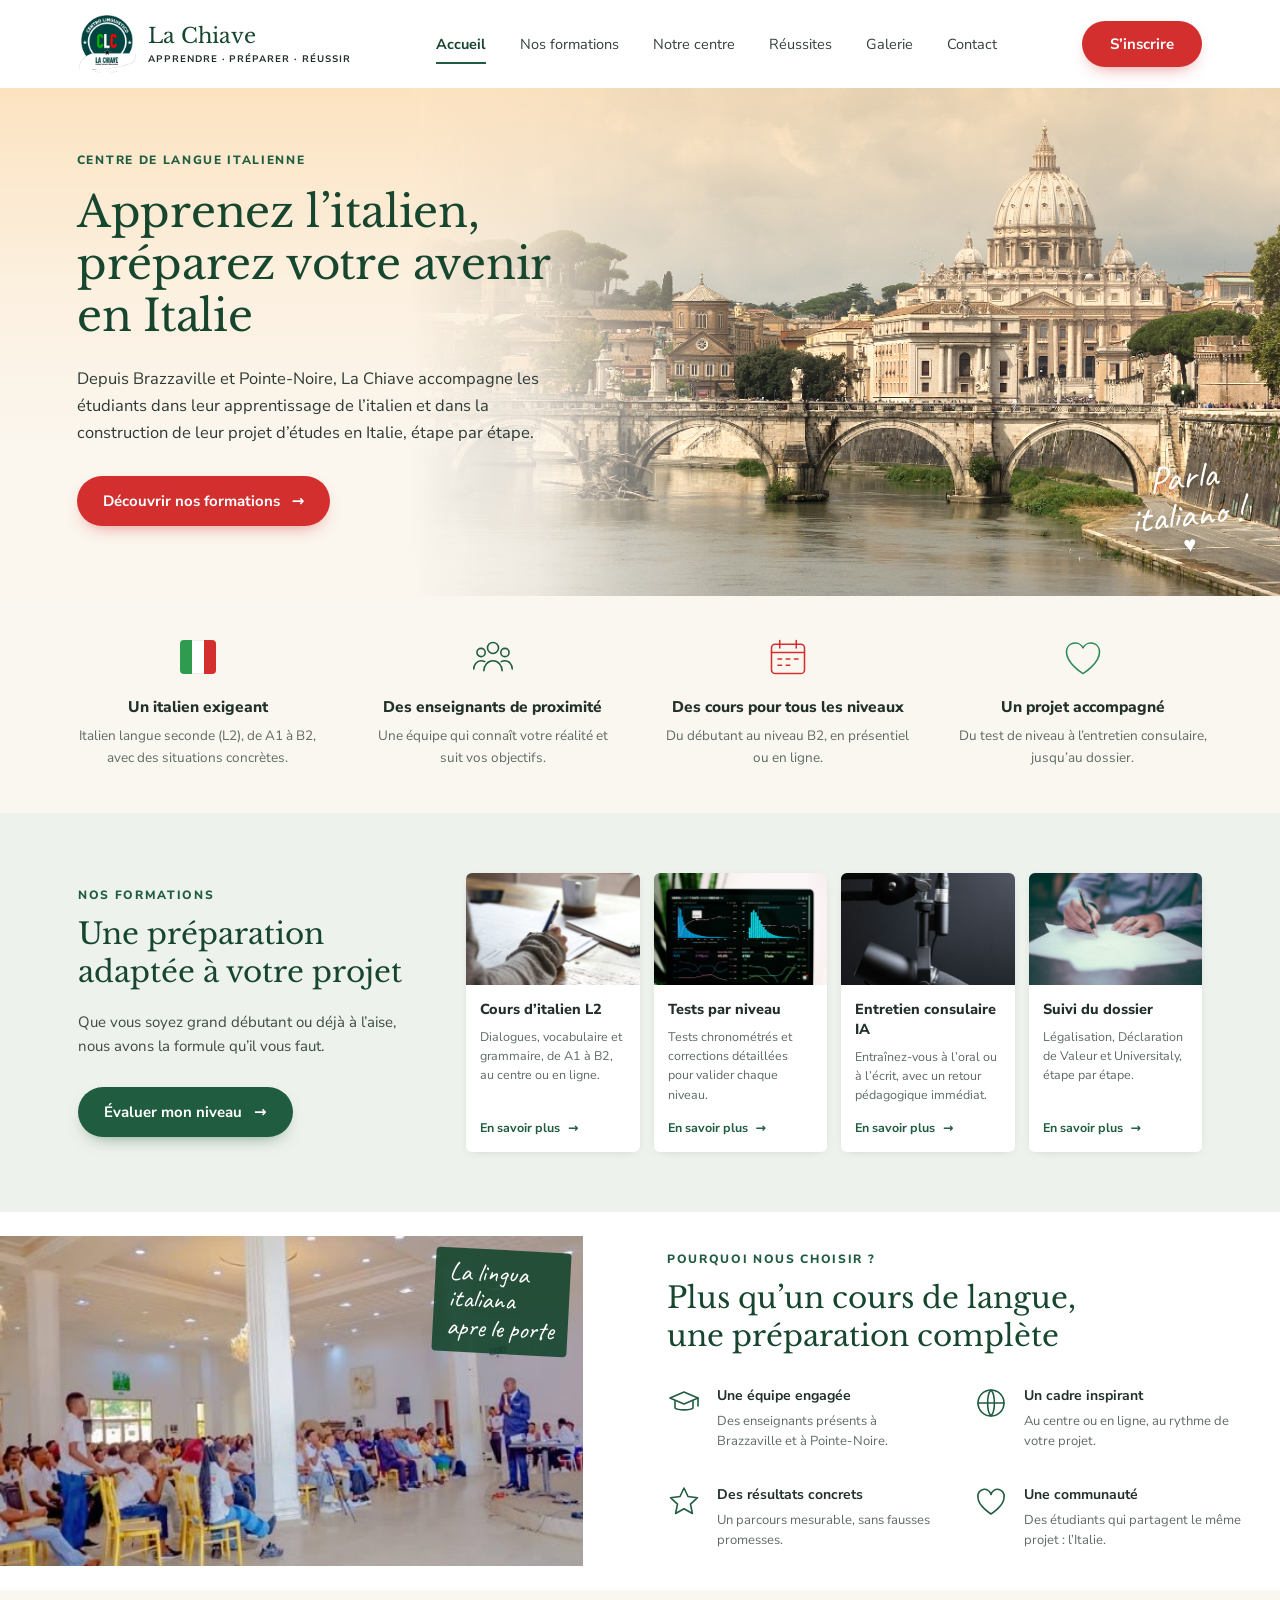
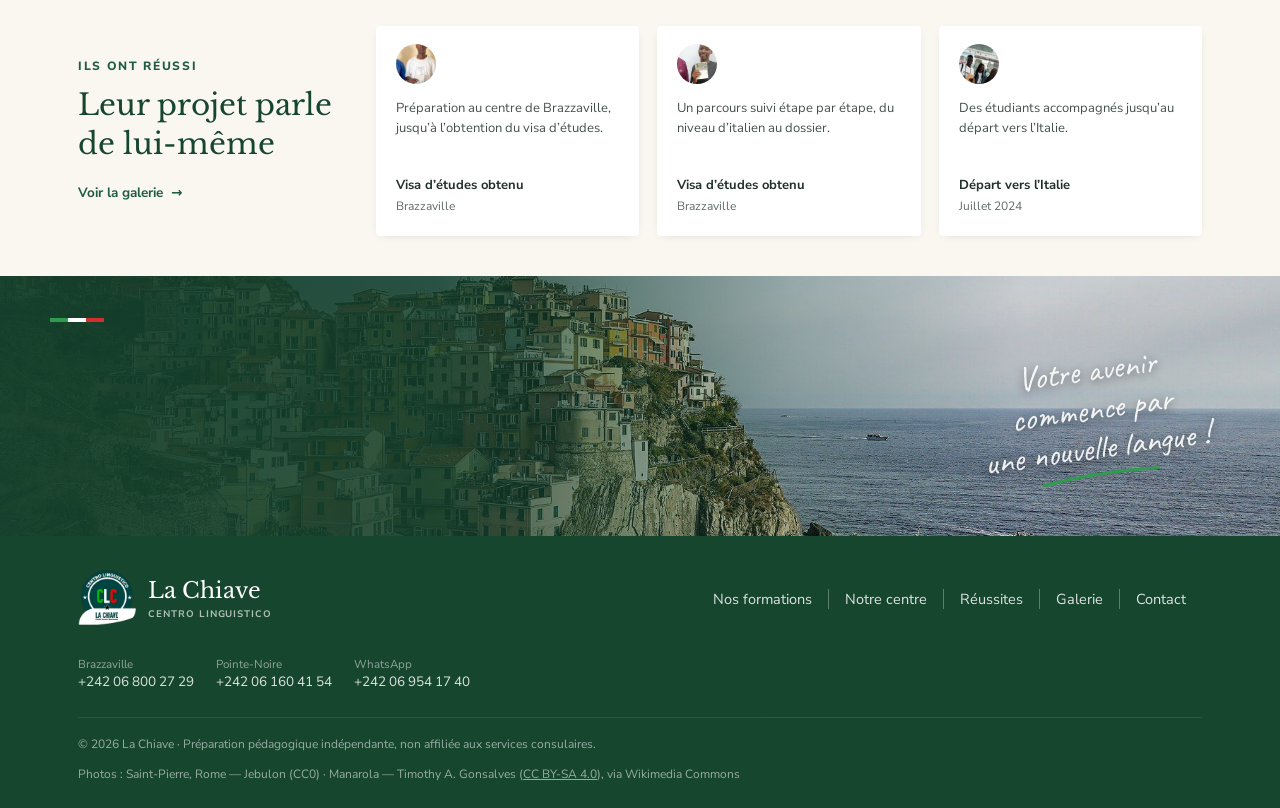
<file: index.html>
<!doctype html>
<html lang="fr">
<head>
<meta charset="utf-8" />
<meta name="viewport" content="width=device-width, initial-scale=1" />
<title>La Chiave — Centre de langue italienne · Brazzaville & Pointe-Noire</title>
<meta name="description" content="La Chiave accompagne les étudiants du Congo dans l'apprentissage de l'italien et la préparation de leur projet d'études en Italie." />
<link rel="preconnect" href="https://fonts.googleapis.com" />
<link rel="preconnect" href="https://fonts.gstatic.com" crossorigin />
<link href="https://fonts.googleapis.com/css2?family=Caveat:wght@500;600&family=Libre+Baskerville:ital,wght@0,400;0,700;1,400&family=Nunito+Sans:wght@400;600;700;800&display=swap" rel="stylesheet" />
<link rel="icon" type="image/png" href="assets/favicon.png" />
<link rel="preload" as="image" href="assets/italie/saint-pierre.jpg" />
<style>
  :root {
    --cream: #FAF7F1;
    --sage: #EEF2EC;
    --white: #FFFFFF;
    --green: #1F5C40;
    --green-d: #17462F;
    --green-l: #2E8B57;
    --red: #D32F2F;
    --red-d: #B72424;
    --ink: #22302A;
    --muted: #5F6B65;
    --line: #E6E1D7;
    --serif: "Libre Baskerville", Georgia, serif;
    --sans: "Nunito Sans", system-ui, sans-serif;
    --script: Caveat, cursive;
    --max: 1180px;
    --ease: cubic-bezier(.2,.75,.2,1);
    --shadow: 0 10px 30px -16px rgba(34,48,42,.35);
  }
  * { box-sizing: border-box; margin: 0; padding: 0; }
  html { scroll-behavior: smooth; }
  body { font-family: var(--sans); color: var(--ink); background: var(--white); -webkit-font-smoothing: antialiased; overflow-x: hidden; }
  a { color: inherit; text-decoration: none; }
  img { display: block; max-width: 100%; }
  .wrap { max-width: var(--max); margin: 0 auto; padding: 0 28px; }
  section { position: relative; }
  h1, h2, h3 { font-family: var(--serif); color: var(--green-d); font-weight: 400; }
  .kicker { display: block; font-size: 12px; font-weight: 800; letter-spacing: .14em; text-transform: uppercase; color: var(--green); }
  .h2 { font-size: clamp(25px, 2.3vw, 31px); line-height: 1.3; margin-top: 12px; }
  .lead { font-size: 16px; line-height: 1.65; color: #3E4A44; }

  .btn { display: inline-flex; align-items: center; gap: 12px; padding: 15px 26px; border-radius: 999px; background: var(--red); color: #fff; font-weight: 700; font-size: 15px; transition: background .25s, transform .25s var(--ease), box-shadow .25s; box-shadow: 0 8px 18px -10px rgba(211,47,47,.7); }
  .btn:hover { background: var(--red-d); transform: translateY(-2px); }
  .btn .ar { transition: transform .25s var(--ease); }
  .btn:hover .ar { transform: translateX(4px); }
  .btn.green { background: var(--green); box-shadow: 0 8px 18px -10px rgba(31,92,64,.7); }
  .btn.green:hover { background: var(--green-d); }
  .more { display: inline-flex; align-items: center; gap: 8px; font-weight: 700; font-size: 13.5px; color: var(--green); }
  .more .ar { transition: transform .25s var(--ease); }
  .more:hover .ar { transform: translateX(4px); }

  /* En-tête */
  header { position: sticky; top: 0; z-index: 40; background: #fff; transition: box-shadow .3s; }
  header.scrolled { box-shadow: 0 4px 20px -12px rgba(34,48,42,.35); }
  .nav { height: 88px; display: flex; align-items: center; justify-content: space-between; gap: 24px; }
  .brand { display: flex; align-items: center; gap: 12px; }
  .brand img { width: 58px; height: 58px; }
  .brand b { display: block; font-family: var(--serif); font-size: 21px; font-weight: 400; color: var(--green-d); }
  .brand small { display: block; margin-top: 3px; font-size: 9.5px; font-weight: 700; letter-spacing: .1em; text-transform: uppercase; color: var(--ink); }
  .menu { display: flex; gap: 34px; font-size: 14.5px; }
  .menu a { position: relative; padding: 10px 0; color: #34413B; transition: color .2s; }
  .menu a::after { content: ""; position: absolute; left: 0; right: 0; bottom: 0; height: 2px; background: var(--green); transform: scaleX(0); transition: transform .3s var(--ease); }
  .menu a:hover, .menu a.active { color: var(--green-d); font-weight: 700; }
  .menu a:hover::after, .menu a.active::after { transform: scaleX(1); }
  .nav .btn { padding: 13px 28px; }
  .burger { display: none; width: 44px; height: 44px; border: 1px solid var(--line); border-radius: 12px; background: #fff; cursor: pointer; }
  .burger span { display: block; width: 18px; height: 2px; background: var(--green-d); margin: 4px auto; border-radius: 2px; }
  .mobile-menu { display: none; padding: 4px 28px 22px; border-top: 1px solid var(--line); }
  .mobile-menu.open { display: block; }
  .mobile-menu a { display: block; padding: 14px 0; font-weight: 700; border-bottom: 1px solid var(--line); }

  /* Hero : vraie photo de Saint-Pierre et du pont Sant'Angelo */
  .hero { min-height: 470px; overflow: hidden; display: flex; align-items: center; background: #FBF6EE; }
  .hero-bg { position: absolute; inset: 0 0 0 30%; background: url("assets/italie/saint-pierre.jpg") 70% 60% / cover no-repeat; filter: saturate(1.08) sepia(.22) brightness(1.04); transform: scale(1.08); animation: zoomout 2.4s var(--ease) forwards; }
  @keyframes zoomout { to { transform: scale(1); } }
  /* Voile chaud : coucher de soleil sur le ciel, fondu crème à gauche pour le texte. */
  .hero-glow { position: absolute; inset: 0; background: linear-gradient(180deg, rgba(255,196,120,.38) 0%, rgba(255,214,160,.18) 40%, rgba(0,0,0,0) 70%), linear-gradient(90deg, #FBF6EE 0%, #FBF6EE 32%, rgba(251,246,238,.85) 42%, rgba(251,246,238,0) 58%); }
  .hero > .wrap { max-width: none; width: 100%; padding-left: max(28px, 6vw); }
  .hero-inner { position: relative; padding: 64px 0 70px; max-width: 520px; }
  .hero h1 { font-size: clamp(32px, 3.4vw, 44px); line-height: 1.2; margin: 18px 0 22px; letter-spacing: -.005em; }
  .hero .lead { font-size: 16.5px; color: #2F3A35; max-width: 470px; }
  .hero .btn { margin-top: 30px; }
  .hero-note { position: absolute; right: 3%; bottom: 40px; font-family: var(--script); font-size: 38px; line-height: 1; color: #fff; text-align: center; transform: rotate(-6deg); text-shadow: 0 2px 12px rgba(0,0,0,.45); opacity: 0; animation: fadein 1s 1.4s forwards; }
  .hero-note small { display: block; font-size: 22px; }
  @keyframes fadein { to { opacity: 1; } }

  /* Atouts */
  .perks { background: var(--cream); }
  .perks-grid { display: grid; grid-template-columns: repeat(4, 1fr); padding: 40px 0 44px; }
  .perk { text-align: center; padding: 0 22px; }
  .perk .ic { height: 44px; margin-bottom: 16px; display: flex; justify-content: center; }
  .perk .ic svg { height: 44px; width: 44px; fill: none; stroke-width: 1.7; stroke-linecap: round; stroke-linejoin: round; }
  .perk .flag { display: flex; width: 36px; height: 34px; border-radius: 4px; overflow: hidden; margin-top: 4px; }
  .perk .flag i { flex: 1; } .perk .flag i:nth-child(1) { background: #2E9B4F; } .perk .flag i:nth-child(2) { background: #fff; border-block: 1px solid #eee; } .perk .flag i:nth-child(3) { background: var(--red); }
  .perk h3 { font-family: var(--sans); font-size: 15.5px; font-weight: 800; color: var(--ink); margin-bottom: 8px; }
  .perk p { font-size: 13.5px; line-height: 1.6; color: var(--muted); }

  /* Formations */
  .courses { background: var(--sage); padding: 60px 0; }
  .courses-grid { display: grid; grid-template-columns: 340px 1fr; gap: 48px; align-items: center; }
  .courses .lead { margin: 18px 0 28px; font-size: 15px; }
  .cards { display: grid; grid-template-columns: repeat(4, 1fr); gap: 14px; }
  .card { background: #fff; border-radius: 6px; overflow: hidden; box-shadow: 0 2px 10px -6px rgba(34,48,42,.35); display: flex; flex-direction: column; transition: transform .35s var(--ease), box-shadow .35s; }
  .card:hover { transform: translateY(-6px); box-shadow: var(--shadow); }
  .card .im { height: 112px; overflow: hidden; }
  .card .im img { width: 100%; height: 100%; object-fit: cover; transition: transform .7s var(--ease); }
  .card:hover .im img { transform: scale(1.07); }
  .card .bd { padding: 14px 14px 16px; display: flex; flex-direction: column; flex: 1; }
  .card h3 { font-family: var(--sans); font-size: 14.5px; font-weight: 800; color: var(--ink); margin-bottom: 8px; }
  .card p { font-size: 12.5px; line-height: 1.55; color: var(--muted); flex: 1; }
  .card .more { margin-top: 14px; font-size: 12.5px; }

  /* Pourquoi nous */
  .why { padding: 24px 0 0; }
  .why-grid { display: grid; grid-template-columns: 1fr 1.1fr; gap: 56px; align-items: center; }
  .why-photo { position: relative; height: 330px; overflow: hidden; }
  .why-photo img { width: 100%; height: 100%; object-fit: cover; }
  .why-photo .tag { position: absolute; right: 14px; top: 14px; background: rgba(23,70,47,.9); color: #fff; font-family: var(--script); font-size: 26px; line-height: 1.05; padding: 10px 14px 12px; border-radius: 4px; transform: rotate(3deg); }
  .feats { display: grid; grid-template-columns: 1fr 1fr; gap: 34px 30px; margin-top: 30px; }
  .feat { display: flex; gap: 16px; }
  .feat .ic { flex: 0 0 34px; color: var(--green); }
  .feat .ic svg { width: 34px; height: 34px; fill: none; stroke: currentColor; stroke-width: 1.6; stroke-linecap: round; stroke-linejoin: round; }
  .feat b { display: block; font-size: 14px; margin-bottom: 6px; }
  .feat p { font-size: 13px; line-height: 1.55; color: var(--muted); }

  /* Réussites (à la place des témoignages : photos réelles, sans citations inventées) */
  .trust { background: var(--cream); margin-top: 24px; padding: 36px 0 40px; }
  .trust-grid { display: grid; grid-template-columns: 270px 1fr; gap: 28px; align-items: center; }
  .trust .h2 { margin: 12px 0 18px; }
  .wins { display: grid; grid-template-columns: repeat(3, 1fr); gap: 18px; }
  .win { background: #fff; border-radius: 4px; padding: 18px 20px 20px; box-shadow: 0 2px 10px -6px rgba(34,48,42,.3); transition: transform .35s var(--ease); }
  .win:hover { transform: translateY(-4px); }
  .win .av { width: 40px; height: 40px; border-radius: 50%; overflow: hidden; margin-bottom: 14px; }
  .win .av img { width: 100%; height: 100%; object-fit: cover; object-position: var(--pos, 70% 20%); transform: scale(2.2); transform-origin: var(--pos, 70% 20%); }
  .win p { font-size: 13px; line-height: 1.6; color: #45514B; min-height: 62px; }
  .win b { display: block; margin-top: 16px; font-size: 13px; }
  .win span { font-size: 12px; color: var(--muted); }

  /* Appel final : vraie photo de Manarola (Cinque Terre) */
  .final { position: relative; overflow: hidden; color: #fff; }
  .final-bg { position: absolute; inset: 0; background: url("assets/italie/manarola.jpg") 40% 55% / cover no-repeat; transform: scale(1.06); transition: transform 6s linear; }
  .final.in .final-bg { transform: scale(1); }
  .final-veil { position: absolute; inset: 0; background: linear-gradient(90deg, rgba(20,64,44,.96) 0%, rgba(20,64,44,.86) 34%, rgba(20,64,44,.25) 62%, rgba(20,64,44,0) 80%); }
  .final-inner { position: relative; padding: 42px 0 48px; min-height: 200px; }
  .final .bar { display: flex; width: 54px; height: 4px; margin-bottom: 18px; }
  .final .bar i { flex: 1; } .final .bar i:nth-child(1) { background: #2E9B4F; } .final .bar i:nth-child(2) { background: #fff; } .final .bar i:nth-child(3) { background: var(--red); }
  .final h2 { color: #fff; font-size: clamp(26px, 3vw, 34px); }
  .final p { margin: 10px 0 26px; font-size: 15px; color: rgba(255,255,255,.9); }
  .final .script { position: absolute; right: 2%; top: 50%; transform: translateY(-50%) rotate(-8deg); font-family: var(--script); font-size: 34px; line-height: 1.15; text-align: center; text-shadow: 0 2px 10px rgba(0,0,0,.45); }
  .final .script svg { display: block; margin: 4px auto 0; }

  /* Pied de page */
  footer { background: var(--green-d); color: rgba(255,255,255,.85); padding: 34px 0 26px; }
  .foot { display: flex; align-items: center; justify-content: space-between; gap: 28px; flex-wrap: wrap; }
  footer .brand b { color: #fff; font-size: 22px; }
  footer .brand small { color: rgba(255,255,255,.65); }
  .foot-nav { display: flex; gap: 0; font-size: 14.5px; }
  .foot-nav a { padding: 0 16px; border-left: 1px solid rgba(255,255,255,.3); }
  .foot-nav a:first-child { border-left: 0; }
  .foot-nav a:hover { color: #fff; }
  .foot-contact { display: flex; gap: 22px; font-size: 13.5px; flex-wrap: wrap; }
  .foot-contact small { display: block; opacity: .6; font-size: 11.5px; }
  .foot-contact a:hover { color: #fff; }
  .legal { margin-top: 26px; padding-top: 18px; border-top: 1px solid rgba(255,255,255,.14); display: flex; justify-content: space-between; gap: 14px; flex-wrap: wrap; font-size: 12px; opacity: .65; }
  .legal a { text-decoration: underline; }

  /* Apparitions */
  .up { opacity: 0; transform: translateY(24px); transition: opacity .8s var(--ease), transform .8s var(--ease); transition-delay: var(--d, 0s); }
  .up.in { opacity: 1; transform: none; }

  @media (max-width: 1040px) {
    .menu, .nav > .btn { display: none; }
    .burger { display: block; }
    .courses-grid, .why-grid, .trust-grid { grid-template-columns: 1fr; }
    .cards { grid-template-columns: 1fr 1fr; }
    .perks-grid { grid-template-columns: 1fr 1fr; gap: 34px 0; }
    .hero-note { display: none; }
    .final .script { display: none; }
    /* Écrans moyens et petits : la photo passe sous le texte pour ne jamais le gêner. */
    .hero { min-height: 560px; align-items: flex-start; }
    .hero-bg { inset: auto 0 0 0; height: 320px; background-position: 74% 28%; }
    .hero-glow { background: linear-gradient(180deg, #FBF6EE 0%, #FBF6EE calc(100% - 320px), rgba(251,246,238,0) calc(100% - 210px)); }
    .hero-inner { padding: 48px 0 270px; }
  }
  @media (max-width: 620px) {
    .wrap { padding: 0 18px; }
    .brand img { width: 48px; height: 48px; }
    .brand small { display: none; }
    .hero-bg { height: 300px; }
    .hero-glow { background: linear-gradient(180deg, #FBF6EE 0%, #FBF6EE calc(100% - 300px), rgba(251,246,238,0) calc(100% - 200px)); }
    .hero-inner { padding: 40px 0 230px; }
    .perks-grid, .cards, .feats, .wins { grid-template-columns: 1fr; }
    .why-photo { height: 260px; }
    .final-veil { background: linear-gradient(180deg, rgba(20,64,44,.95) 0%, rgba(20,64,44,.8) 60%, rgba(20,64,44,.5) 100%); }
    .foot-nav { flex-wrap: wrap; row-gap: 10px; }
    .foot-nav a { padding: 0 12px 0 0; border-left: 0; }
  }
  @media (prefers-reduced-motion: reduce) {
    *, *::before, *::after { animation: none !important; transition: none !important; }
    .hero-bg { transform: none; } .hero-note { opacity: 1; }
    .up { opacity: 1 !important; transform: none !important; }
  }
</style>
</head>
<body>

<header id="hdr">
  <div class="wrap nav">
    <a href="#top" class="brand">
      <img src="assets/logo.png" alt="Logo Centro Linguistico La Chiave" />
      <span><b>La Chiave</b><small>Apprendre · Préparer · Réussir</small></span>
    </a>
    <nav class="menu">
      <a href="#top" class="active">Accueil</a>
      <a href="#formations">Nos formations</a>
      <a href="#centre">Notre centre</a>
      <a href="#reussites">Réussites</a>
      <a href="galerie.html">Galerie</a>
      <a href="#contact">Contact</a>
    </nav>
    <a href="#contact" class="btn">S’inscrire</a>
    <button class="burger" aria-label="Menu" aria-expanded="false"><span></span><span></span><span></span></button>
  </div>
  <div class="mobile-menu" id="mobileMenu">
    <a href="#formations">Nos formations</a>
    <a href="#centre">Notre centre</a>
    <a href="#reussites">Réussites</a>
    <a href="galerie.html">Galerie</a>
    <a href="#contact">Contact</a>
  </div>
</header>

<main id="top">
  <!-- HERO -->
  <section class="hero">
    <div class="hero-bg" role="img" aria-label="La basilique Saint-Pierre et le pont Sant'Angelo sur le Tibre, à Rome"></div>
    <div class="hero-glow" aria-hidden="true"></div>
    <div class="wrap">
      <div class="hero-inner">
        <span class="kicker up">Centre de langue italienne</span>
        <h1 class="up" style="--d:.1s">Apprenez l’italien,<br />préparez votre avenir en Italie</h1>
        <p class="lead up" style="--d:.2s">Depuis Brazzaville et Pointe-Noire, La Chiave accompagne les étudiants dans leur apprentissage de l’italien et dans la construction de leur projet d’études en Italie, étape par étape.</p>
        <a href="#formations" class="btn up" style="--d:.3s">Découvrir nos formations <span class="ar">→</span></a>
      </div>
    </div>
    <p class="hero-note" aria-hidden="true">Parla<br />italiano !<small>♥</small></p>
  </section>

  <!-- ATOUTS -->
  <section class="perks">
    <div class="wrap perks-grid">
      <div class="perk up"><div class="ic"><span class="flag"><i></i><i></i><i></i></span></div><h3>Un italien exigeant</h3><p>Italien langue seconde (L2), de A1 à B2, avec des situations concrètes.</p></div>
      <div class="perk up" style="--d:.08s"><div class="ic"><svg viewBox="0 0 48 48" stroke="#1F5C40"><circle cx="24" cy="13" r="6"/><circle cx="11" cy="18" r="4.5"/><circle cx="37" cy="18" r="4.5"/><path d="M14 38c0-6 4.5-11 10-11s10 5 10 11M3 36c0-5 3.5-9 8-9 1.5 0 3 .4 4 1M45 36c0-5-3.5-9-8-9-1.5 0-3 .4-4 1"/></svg></div><h3>Des enseignants de proximité</h3><p>Une équipe qui connaît votre réalité et suit vos objectifs.</p></div>
      <div class="perk up" style="--d:.16s"><div class="ic"><svg viewBox="0 0 48 48" stroke="#D32F2F"><rect x="6" y="9" width="36" height="32" rx="4"/><path d="M6 18h36M15 5v8M33 5v8M13 25h4M22 25h4M31 25h4M13 32h4M22 32h4"/></svg></div><h3>Des cours pour tous les niveaux</h3><p>Du débutant au niveau B2, en présentiel ou en ligne.</p></div>
      <div class="perk up" style="--d:.24s"><div class="ic"><svg viewBox="0 0 48 48" stroke="#2E8B57"><path d="M24 41S6 30 6 17.5A9.5 9.5 0 0 1 24 13a9.5 9.5 0 0 1 18 4.5C42 30 24 41 24 41z"/></svg></div><h3>Un projet accompagné</h3><p>Du test de niveau à l’entretien consulaire, jusqu’au dossier.</p></div>
    </div>
  </section>

  <!-- FORMATIONS -->
  <section class="courses" id="formations">
    <div class="wrap courses-grid">
      <div class="up">
        <span class="kicker">Nos formations</span>
        <h2 class="h2">Une préparation adaptée à votre projet</h2>
        <p class="lead">Que vous soyez grand débutant ou déjà à l’aise, nous avons la formule qu’il vous faut.</p>
        <a href="#contact" class="btn green">Évaluer mon niveau <span class="ar">→</span></a>
      </div>
      <div class="cards">
        <article class="card up"><div class="im"><img src="assets/c2-tests.jpg" alt="" loading="lazy" /></div><div class="bd"><h3>Cours d’italien L2</h3><p>Dialogues, vocabulaire et grammaire, de A1 à B2, au centre ou en ligne.</p><a href="#contact" class="more">En savoir plus <span class="ar">→</span></a></div></article>
        <article class="card up" style="--d:.08s"><div class="im"><img src="assets/c1-evaluation.jpg" alt="" loading="lazy" /></div><div class="bd"><h3>Tests par niveau</h3><p>Tests chronométrés et corrections détaillées pour valider chaque niveau.</p><a href="#contact" class="more">En savoir plus <span class="ar">→</span></a></div></article>
        <article class="card up" style="--d:.16s"><div class="im"><img src="assets/m-ai.jpg" alt="" loading="lazy" /></div><div class="bd"><h3>Entretien consulaire IA</h3><p>Entraînez-vous à l’oral ou à l’écrit, avec un retour pédagogique immédiat.</p><a href="#contact" class="more">En savoir plus <span class="ar">→</span></a></div></article>
        <article class="card up" style="--d:.24s"><div class="im"><img src="assets/c4-documents.jpg" alt="" loading="lazy" /></div><div class="bd"><h3>Suivi du dossier</h3><p>Légalisation, Déclaration de Valeur et Universitaly, étape par étape.</p><a href="#contact" class="more">En savoir plus <span class="ar">→</span></a></div></article>
      </div>
    </div>
  </section>

  <!-- POURQUOI NOUS -->
  <section class="why" id="centre">
    <div class="why-grid">
      <div class="why-photo up">
        <img src="assets/galerie/seminaire-02.jpg" alt="Séminaire d'orientation La Chiave à Pointe-Noire" />
        <span class="tag" aria-hidden="true">La lingua<br />italiana<br />apre le porte</span>
      </div>
      <div class="wrap" style="margin:0;padding-right:28px">
        <div class="up" style="--d:.1s">
          <span class="kicker">Pourquoi nous choisir ?</span>
          <h2 class="h2">Plus qu’un cours de langue,<br />une préparation complète</h2>
          <div class="feats">
            <div class="feat"><span class="ic"><svg viewBox="0 0 34 34"><path d="M3 12 17 6l14 6-14 6z"/><path d="M8 15v7c2.5 2.5 15.5 2.5 18 0v-7M31 12v8"/></svg></span><div><b>Une équipe engagée</b><p>Des enseignants présents à Brazzaville et à Pointe-Noire.</p></div></div>
            <div class="feat"><span class="ic"><svg viewBox="0 0 34 34"><circle cx="17" cy="17" r="13"/><path d="M4 17h26M17 4c4.5 4.5 4.5 21.5 0 26M17 4c-4.5 4.5-4.5 21.5 0 26"/></svg></span><div><b>Un cadre inspirant</b><p>Au centre ou en ligne, au rythme de votre projet.</p></div></div>
            <div class="feat"><span class="ic"><svg viewBox="0 0 34 34"><path d="M17 3l4 8.5 9.5 1.2-7 6.5 1.9 9.3L17 23.8 8.6 28.5l1.9-9.3-7-6.5L13 11.5z"/></svg></span><div><b>Des résultats concrets</b><p>Un parcours mesurable, sans fausses promesses.</p></div></div>
            <div class="feat"><span class="ic"><svg viewBox="0 0 34 34"><path d="M17 29S4 21 4 12.5A6.5 6.5 0 0 1 17 9.5a6.5 6.5 0 0 1 13 3C30 21 17 29 17 29z"/></svg></span><div><b>Une communauté</b><p>Des étudiants qui partagent le même projet : l’Italie.</p></div></div>
          </div>
        </div>
      </div>
    </div>
  </section>

  <!-- RÉUSSITES -->
  <section class="trust" id="reussites">
    <div class="wrap trust-grid">
      <div class="up">
        <span class="kicker">Ils ont réussi</span>
        <h2 class="h2">Leur projet parle<br />de lui-même</h2>
        <a href="galerie.html" class="more">Voir la galerie <span class="ar">→</span></a>
      </div>
      <div class="wins">
        <article class="win up"><div class="av" style="--pos:72% 18%"><img src="assets/galerie/visa-01.jpg" alt="" /></div><p>Préparation au centre de Brazzaville, jusqu’à l’obtention du visa d’études.</p><b>Visa d’études obtenu</b><span>Brazzaville</span></article>
        <article class="win up" style="--d:.08s"><div class="av" style="--pos:70% 34%"><img src="assets/galerie/visa-04.jpg" alt="" /></div><p>Un parcours suivi étape par étape, du niveau d’italien au dossier.</p><b>Visa d’études obtenu</b><span>Brazzaville</span></article>
        <article class="win up" style="--d:.16s"><div class="av" style="--pos:50% 20%"><img src="assets/galerie/depart-aeroport.jpg" alt="" /></div><p>Des étudiants accompagnés jusqu’au départ vers l’Italie.</p><b>Départ vers l’Italie</b><span>Juillet 2024</span></article>
      </div>
    </div>
  </section>

  <!-- APPEL FINAL -->
  <section class="final" id="contact">
    <div class="final-bg" role="img" aria-label="Le village de Manarola, Cinque Terre, Italie"></div>
    <div class="final-veil" aria-hidden="true"></div>
    <div class="wrap final-inner">
      <div class="bar" aria-hidden="true"><i></i><i></i><i></i></div>
      <h2 class="up">Prêt à parler italien ?</h2>
      <p class="up" style="--d:.08s">Rejoignez La Chiave et commencez votre projet italien dès aujourd’hui.</p>
      <a href="https://wa.me/242069541740" target="_blank" rel="noopener" class="btn up" style="--d:.16s">S’inscrire maintenant <span class="ar">→</span></a>
      <p class="script" aria-hidden="true">Votre avenir<br />commence par<br />une nouvelle langue !<svg width="120" height="10" viewBox="0 0 120 10"><path d="M2 7 C40 2 80 2 118 5" stroke="#2E9B4F" stroke-width="3" fill="none" stroke-linecap="round"/></svg></p>
    </div>
  </section>
</main>

<footer>
  <div class="wrap">
    <div class="foot">
      <a href="#top" class="brand"><img src="assets/logo.png" alt="" /><span><b>La Chiave</b><small>Centro Linguistico</small></span></a>
      <nav class="foot-nav"><a href="#formations">Nos formations</a><a href="#centre">Notre centre</a><a href="#reussites">Réussites</a><a href="galerie.html">Galerie</a><a href="#contact">Contact</a></nav>
      <div class="foot-contact">
        <div><small>Brazzaville</small><a href="tel:+242068002729">+242 06 800 27 29</a></div>
        <div><small>Pointe-Noire</small><a href="tel:+242061604154">+242 06 160 41 54</a></div>
        <div><small>WhatsApp</small><a href="https://wa.me/242069541740" target="_blank" rel="noopener">+242 06 954 17 40</a></div>
      </div>
    </div>
    <div class="legal">
      <span>© 2026 La Chiave · Préparation pédagogique indépendante, non affiliée aux services consulaires.</span>
      <span>Photos : Saint-Pierre, Rome — Jebulon (CC0) · Manarola — Timothy A. Gonsalves (<a href="https://creativecommons.org/licenses/by-sa/4.0/deed.fr" target="_blank" rel="noopener">CC BY-SA 4.0</a>), via Wikimedia Commons</span>
    </div>
  </div>
</footer>

<script>
  const reduced = matchMedia('(prefers-reduced-motion: reduce)').matches;

  // Apparitions au défilement.
  const io = new IntersectionObserver(entries => entries.forEach(e => {
    if (!e.isIntersecting) return;
    e.target.classList.add('in');
    io.unobserve(e.target);
  }), { threshold: .15 });
  document.querySelectorAll('.up, .final').forEach(el => io.observe(el));
  if (reduced) document.querySelectorAll('.up').forEach(el => el.classList.add('in'));

  // En-tête : ombre au défilement et lien actif selon la section visible.
  const hdr = document.getElementById('hdr');
  const links = [...document.querySelectorAll('.menu a[href^="#"]')];
  const targets = links.map(a => document.querySelector(a.getAttribute('href')));
  addEventListener('scroll', () => {
    hdr.classList.toggle('scrolled', scrollY > 8);
    let current = links[0];
    targets.forEach((t, i) => { if (t && t.getBoundingClientRect().top < 160) current = links[i]; });
    links.forEach(a => a.classList.toggle('active', a === current));
  }, { passive: true });

  // Menu mobile.
  const burger = document.querySelector('.burger'), mm = document.getElementById('mobileMenu');
  burger.onclick = () => { const open = mm.classList.toggle('open'); burger.setAttribute('aria-expanded', open); };
  mm.querySelectorAll('a').forEach(a => a.onclick = () => { mm.classList.remove('open'); burger.setAttribute('aria-expanded', false); });
</script>
</body>
</html>
</file>
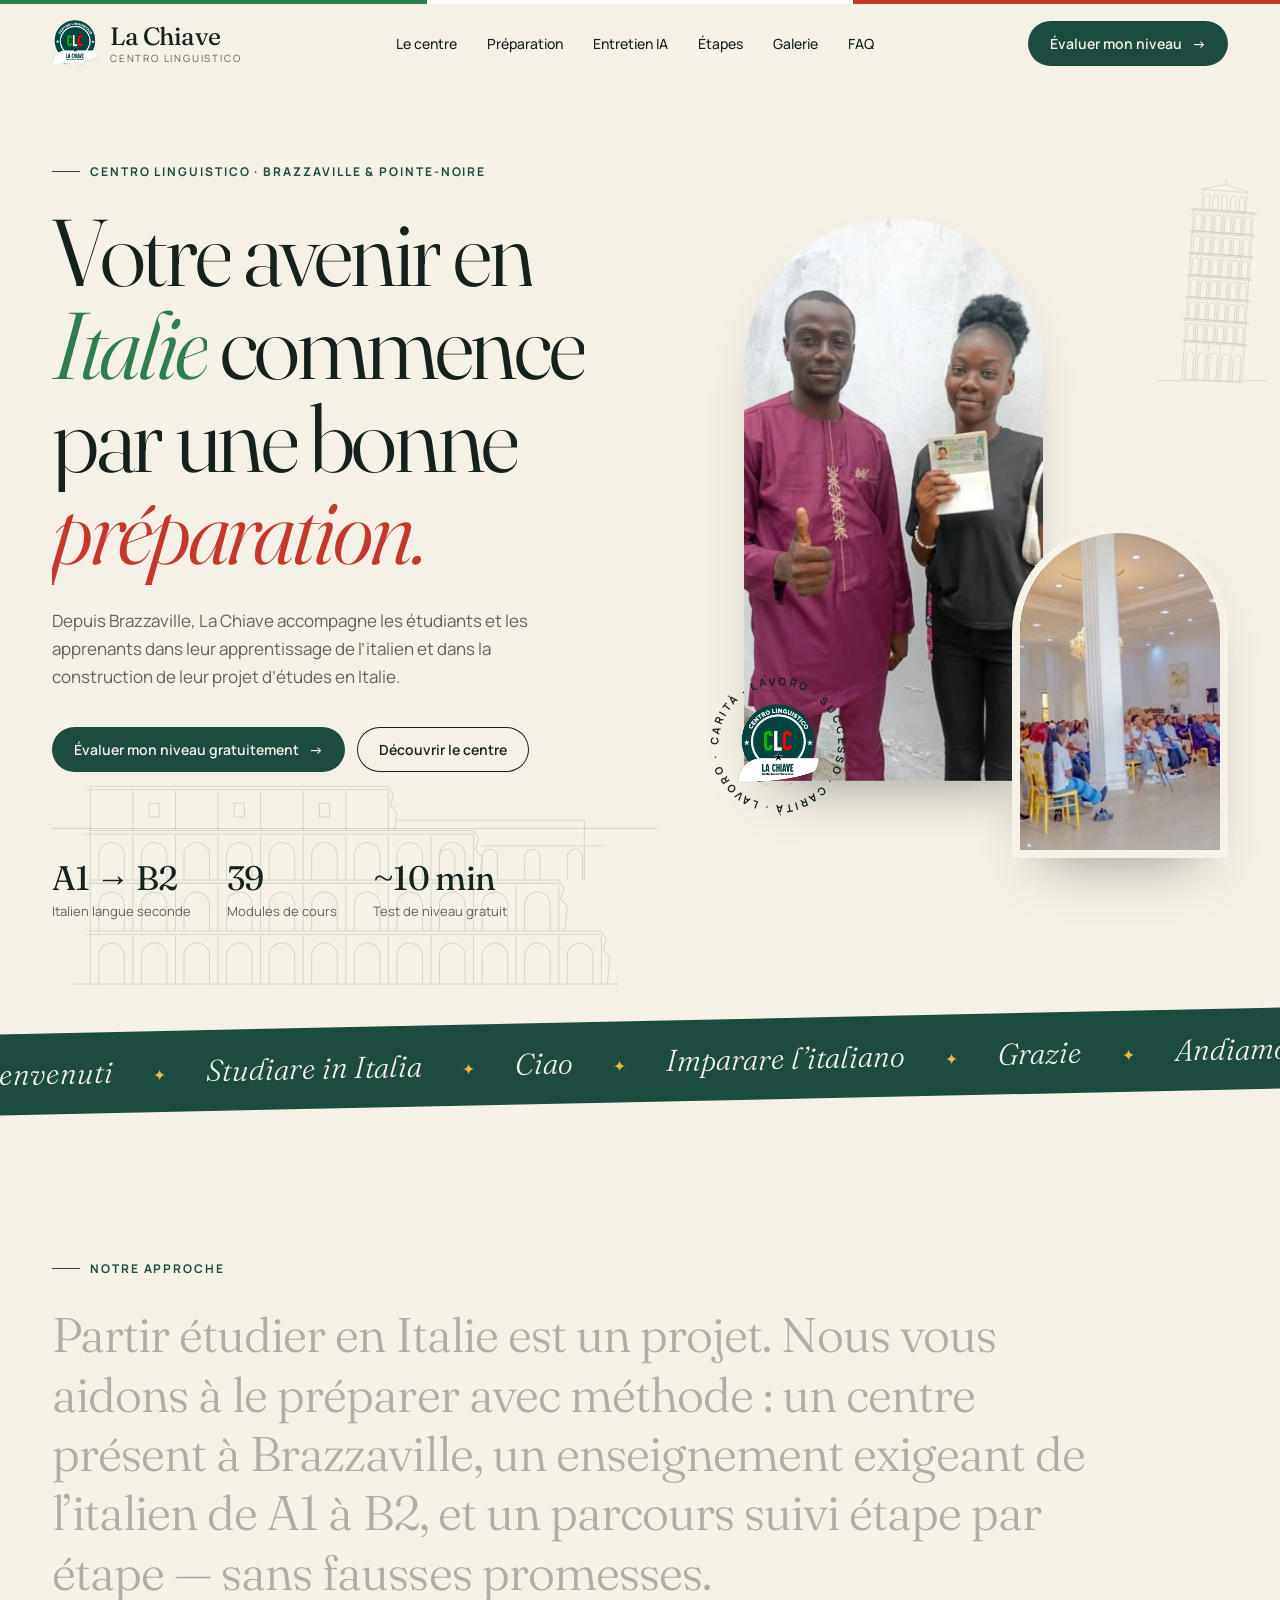
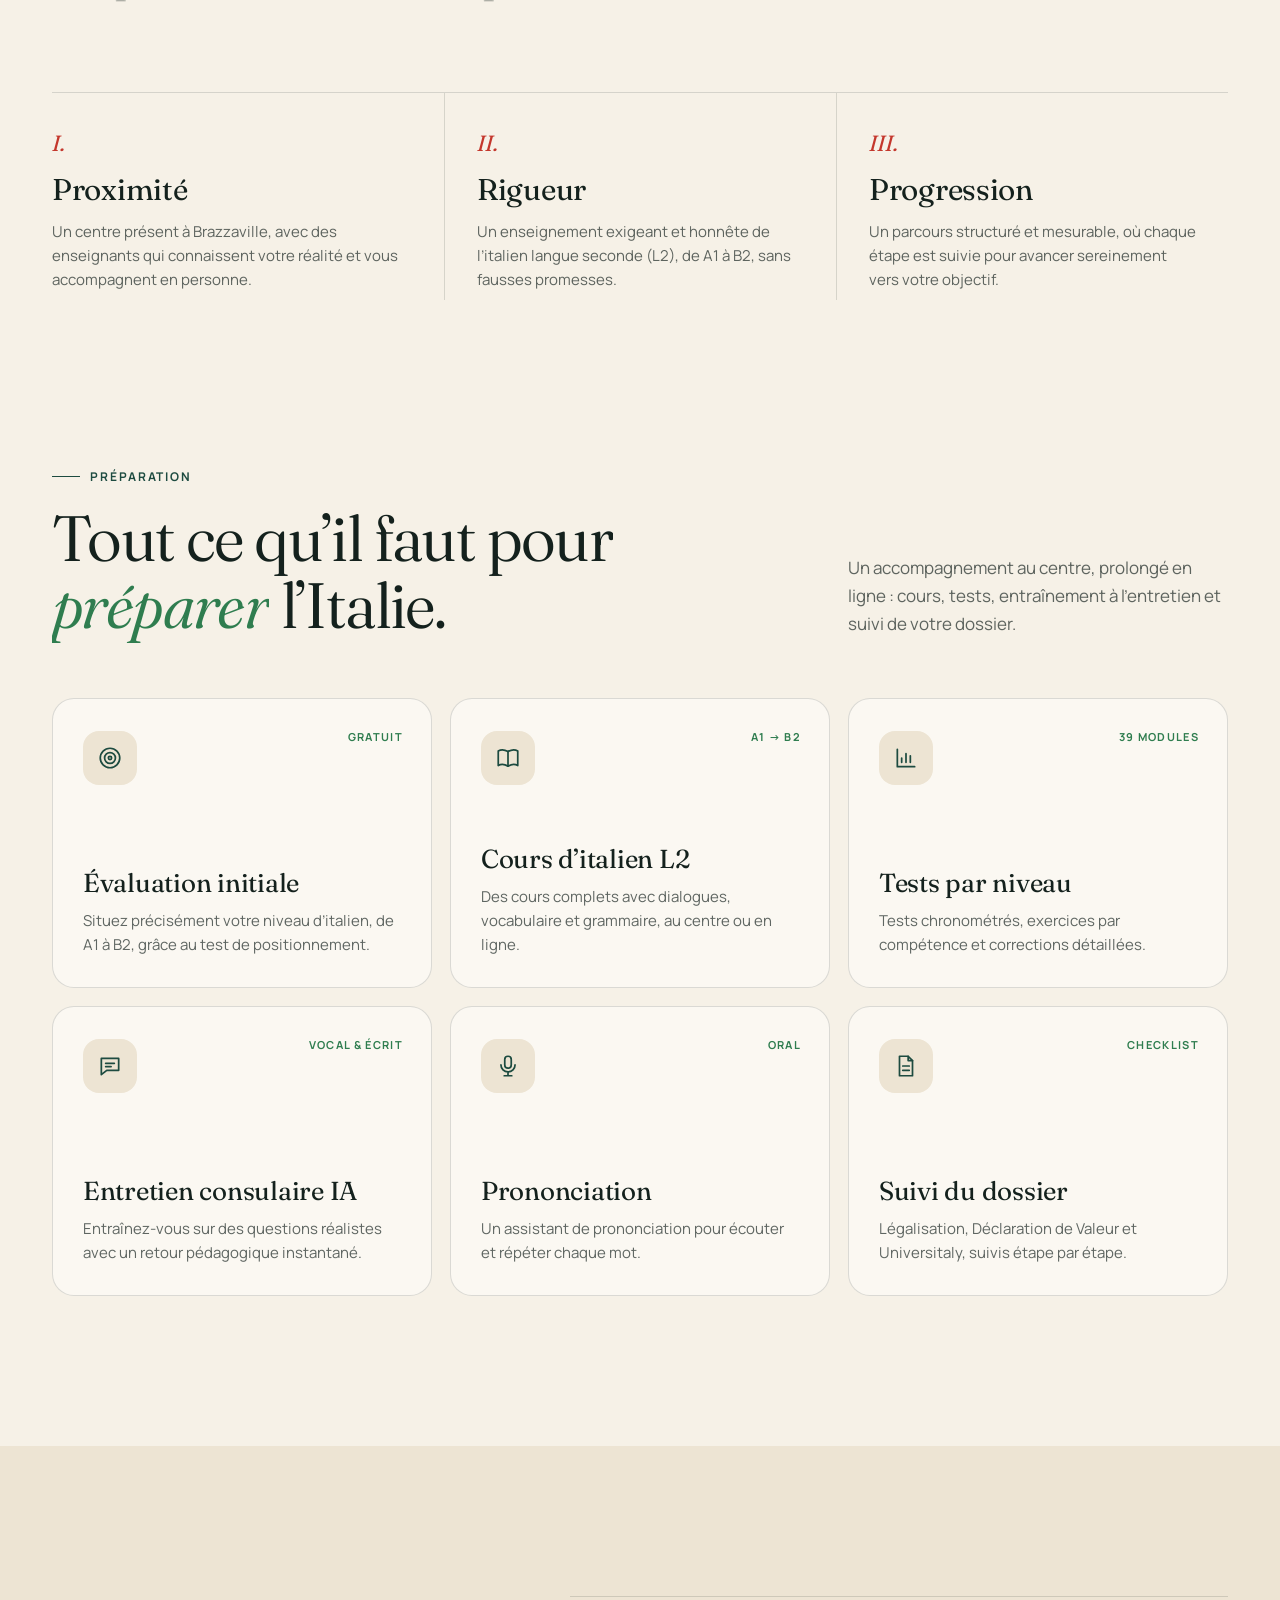
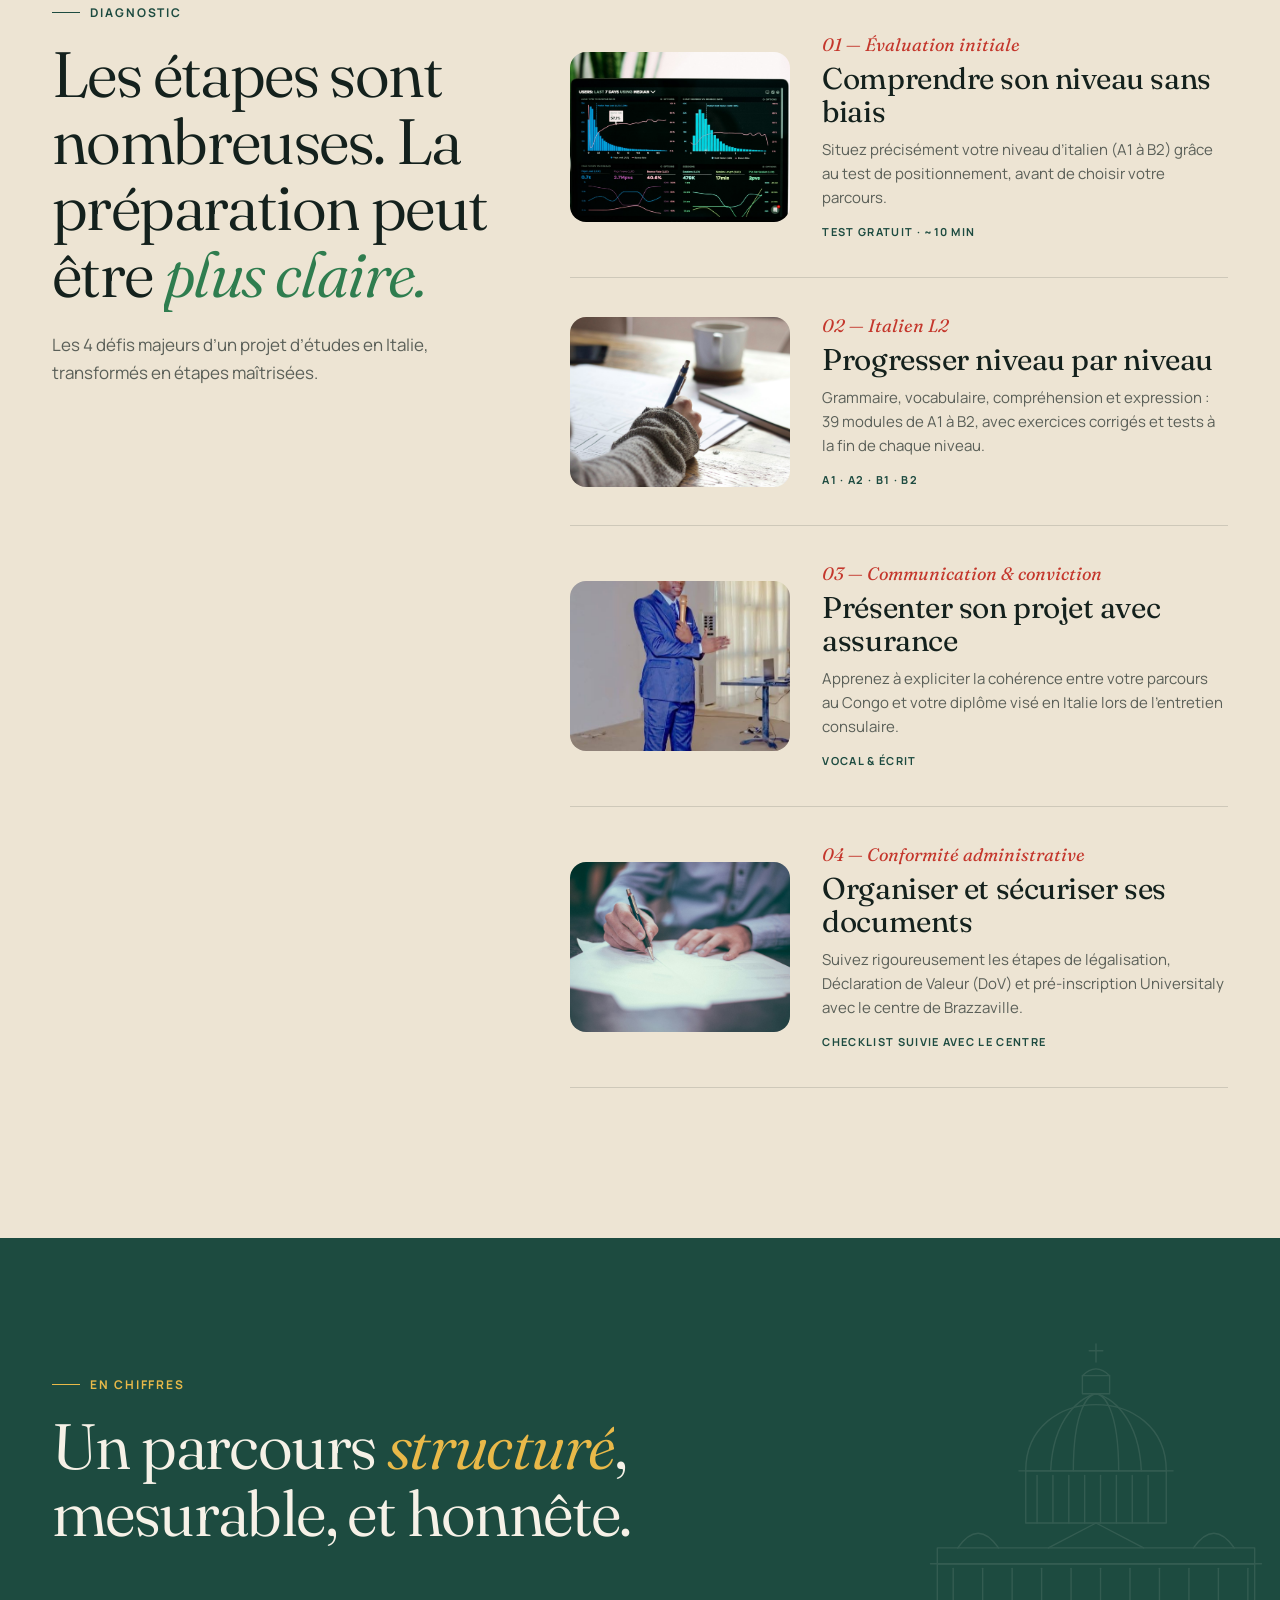
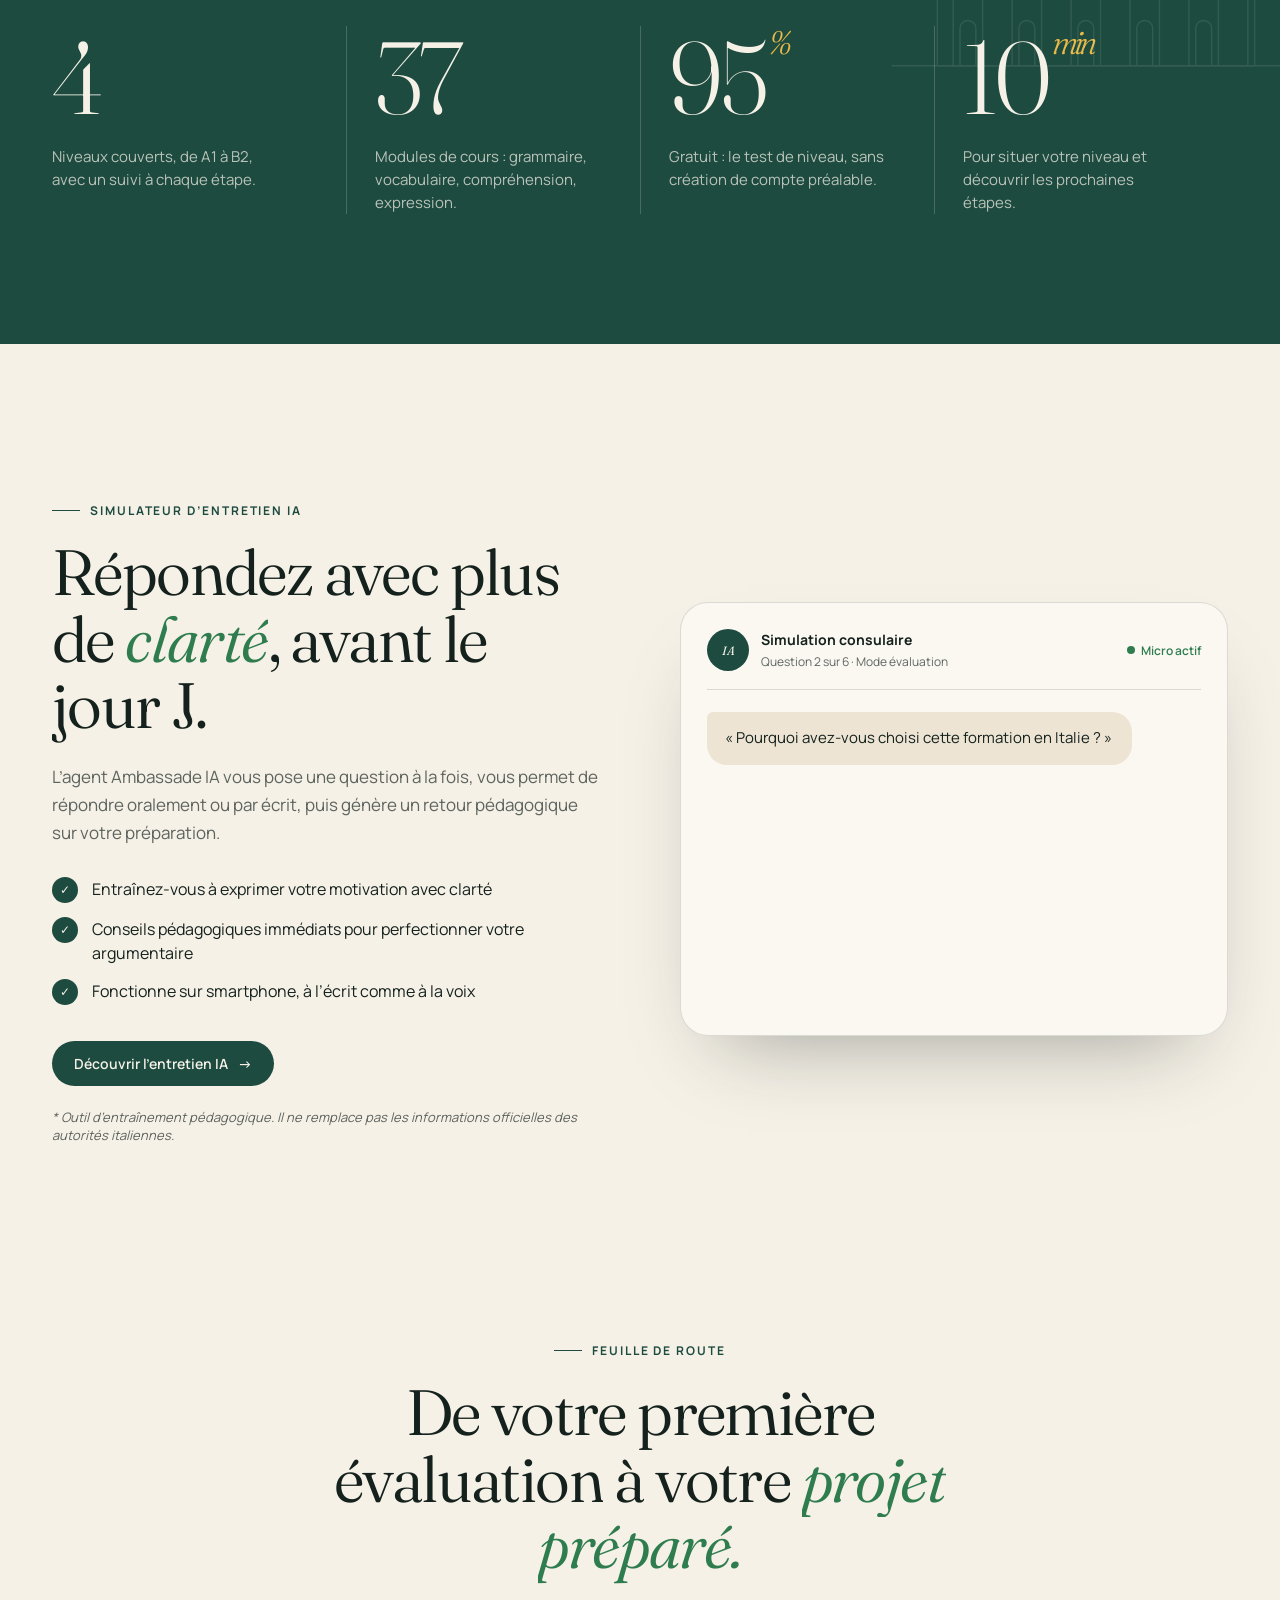
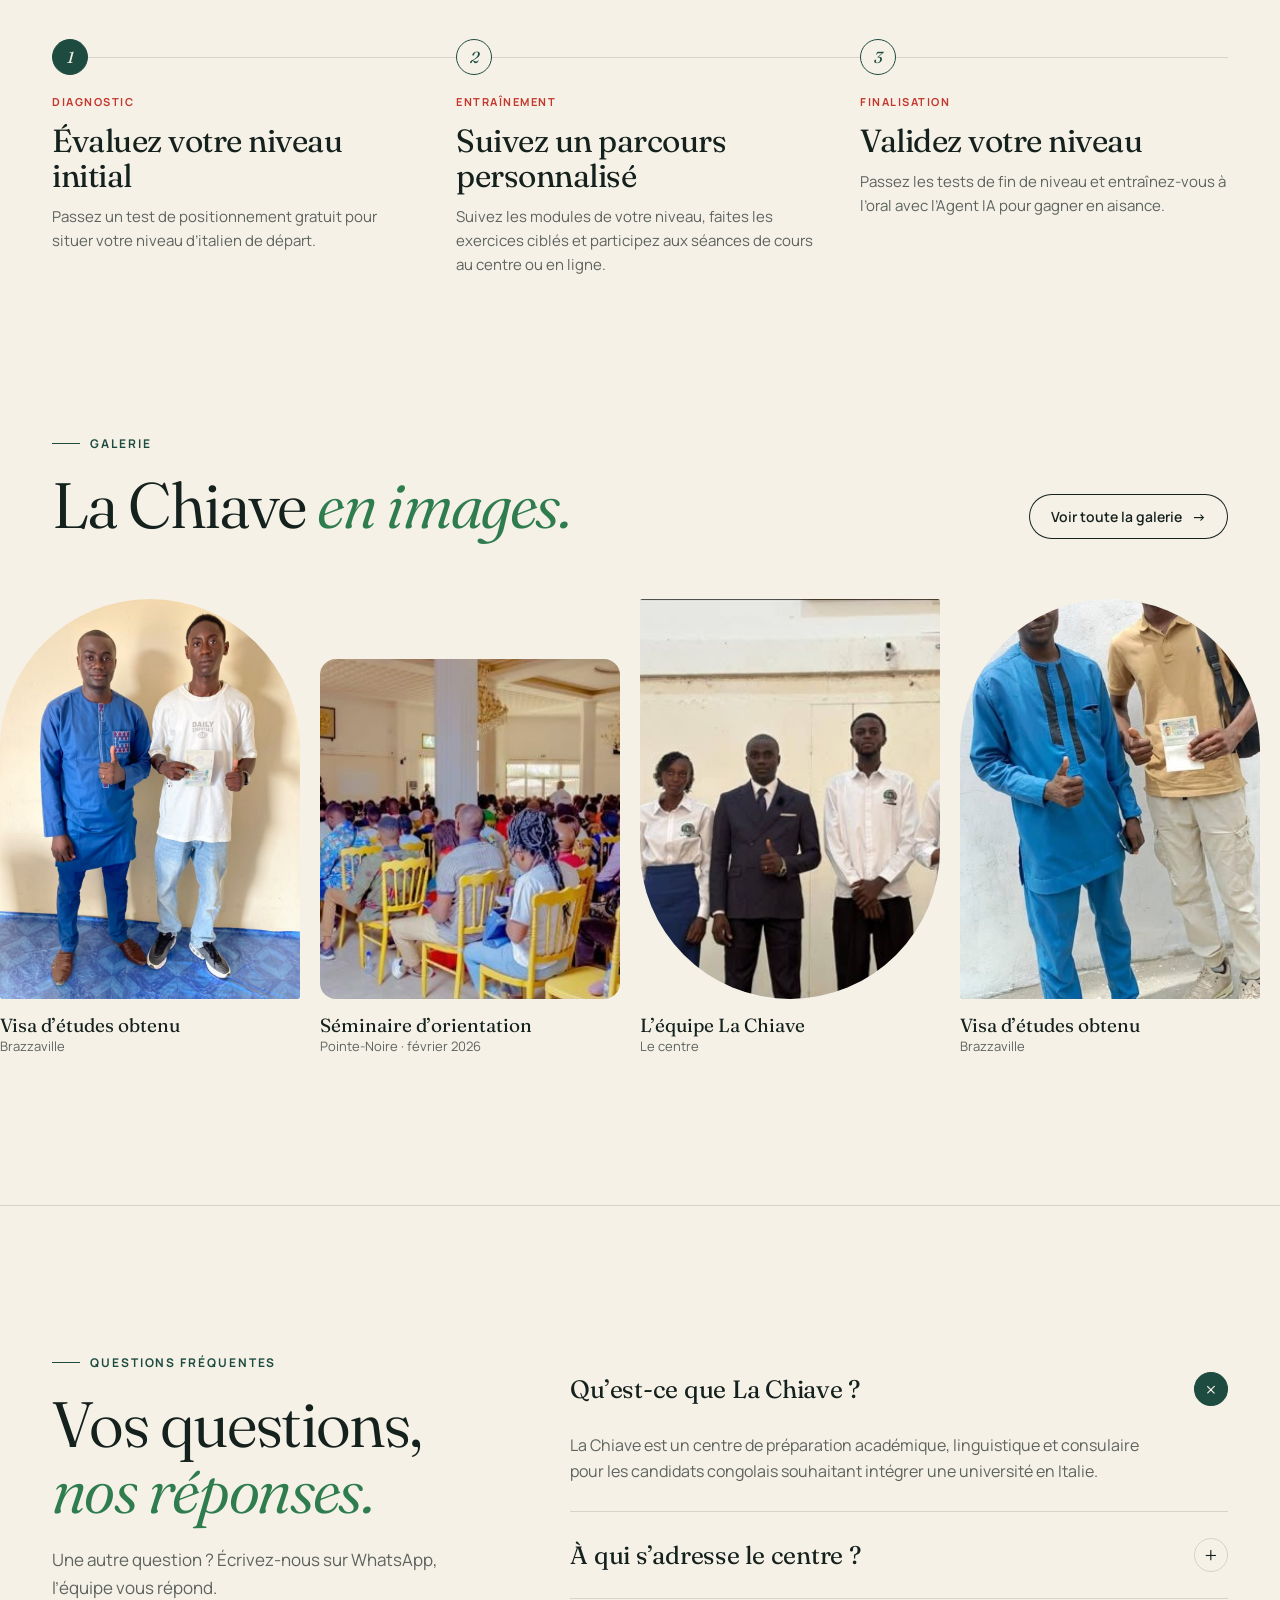
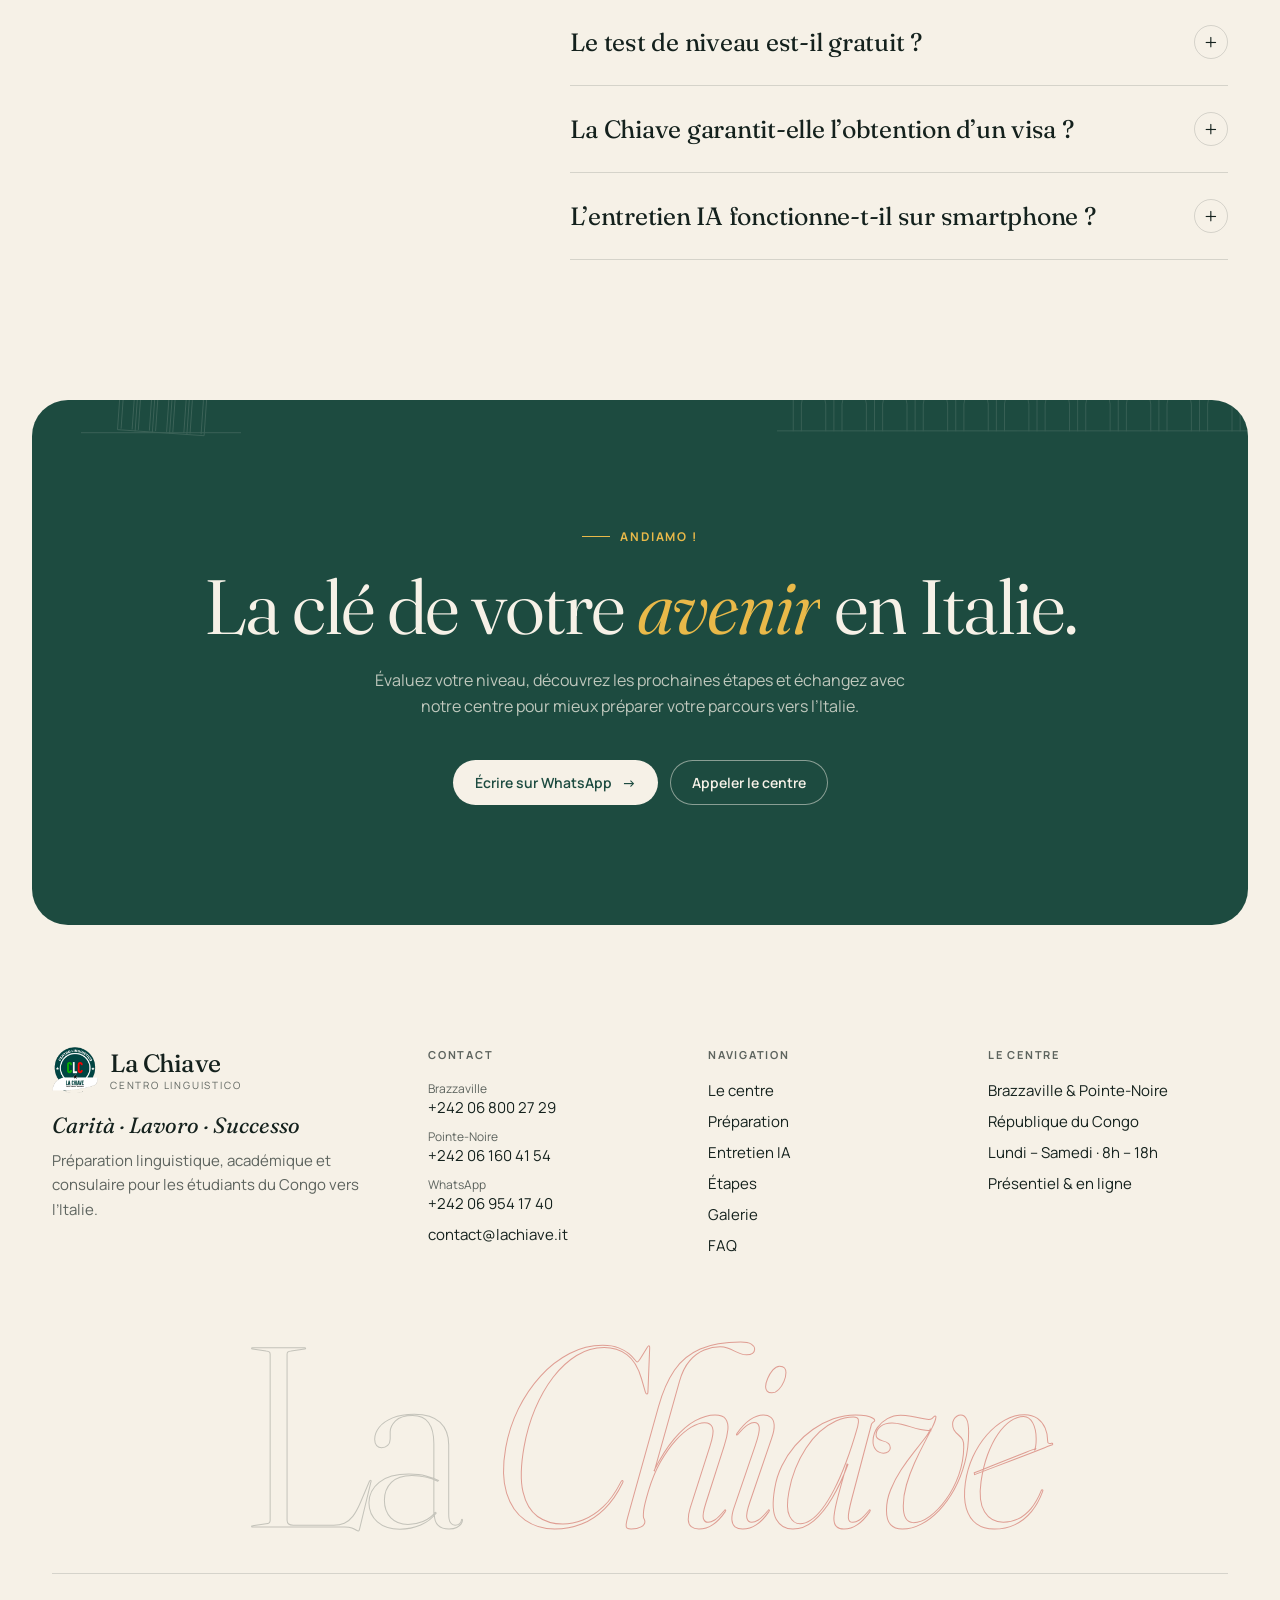
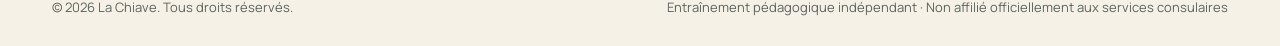
<file: v2/index.html>
<!doctype html>
<html lang="fr">
<head>
<meta charset="utf-8" />
<meta name="viewport" content="width=device-width, initial-scale=1" />
<title>La Chiave — Centro Linguistico · Brazzaville & Pointe-Noire</title>
<meta name="description" content="La Chiave accompagne les étudiants du Congo dans l'apprentissage de l'italien et la préparation de leur projet d'études en Italie." />
<link rel="preconnect" href="https://fonts.googleapis.com" />
<link rel="preconnect" href="https://fonts.gstatic.com" crossorigin />
<link href="https://fonts.googleapis.com/css2?family=Fraunces:ital,opsz,wght@0,9..144,300..600;1,9..144,300..500&family=Manrope:wght@400;500;600;700&display=swap" rel="stylesheet" />
<link rel="icon" type="image/png" href="../assets/favicon.png" />
<style>
  :root {
    --paper: #F6F1E7;
    --paper-2: #EDE4D3;
    --ink: #14211D;
    --ink-soft: rgba(20,33,29,.68);
    --green: #1D4B40;
    --green-2: #2F7D4F;
    --red: #C4372C;
    --line: rgba(20,33,29,.14);
    --serif: Fraunces, Georgia, serif;
    --sans: Manrope, system-ui, sans-serif;
    --max: 1240px;
    --ease: cubic-bezier(.2,.75,.15,1);
  }
  * { box-sizing: border-box; margin: 0; padding: 0; }
  html { scroll-behavior: smooth; }
  body { font-family: var(--sans); background: var(--paper); color: var(--ink); -webkit-font-smoothing: antialiased; overflow-x: hidden; }
  a { color: inherit; text-decoration: none; }
  img { display: block; max-width: 100%; }
  .wrap { max-width: var(--max); margin: 0 auto; padding: 0 32px; }
  section { position: relative; }
  main { overflow-x: clip; }
  .eyebrow { display: inline-flex; align-items: center; gap: 10px; font-size: 12px; font-weight: 700; letter-spacing: .16em; text-transform: uppercase; color: var(--green); }
  .eyebrow::before { content: ""; width: 28px; height: 1px; background: currentColor; }
  .serif { font-family: var(--serif); font-weight: 350; letter-spacing: -.02em; }
  .h2 { font-family: var(--serif); font-weight: 350; font-size: clamp(36px, 5vw, 64px); line-height: 1.04; letter-spacing: -.025em; }
  .h2 em, h1 em { font-style: italic; color: var(--green-2); }
  .h2 em.r, h1 em.r { color: var(--red); }
  .lead { font-size: 17px; line-height: 1.65; color: var(--ink-soft); }

  /* Liseré tricolore */
  .tricolore { height: 4px; display: flex; }
  .tricolore i { flex: 1; }
  .tricolore i:nth-child(1) { background: var(--green-2); }
  .tricolore i:nth-child(2) { background: #fff; }
  .tricolore i:nth-child(3) { background: var(--red); }

  /* En-tête */
  header { position: sticky; top: 0; z-index: 40; background: rgba(246,241,231,.82); backdrop-filter: blur(14px); border-bottom: 1px solid transparent; transition: border-color .3s; }
  header.scrolled { border-color: var(--line); }
  .nav { display: flex; align-items: center; justify-content: space-between; height: 78px; gap: 20px; }
  .brand { display: flex; align-items: center; gap: 12px; }
  .brand img { width: 46px; height: 46px; }
  .brand b { font-family: var(--serif); font-weight: 450; font-size: 25px; letter-spacing: -.02em; }
  .brand small { display: block; font-size: 10px; letter-spacing: .18em; text-transform: uppercase; color: var(--ink-soft); }
  .menu { display: flex; gap: 30px; font-size: 14px; font-weight: 500; }
  .menu a { position: relative; padding: 4px 0; }
  .menu a::after { content: ""; position: absolute; left: 0; bottom: 0; width: 100%; height: 1px; background: currentColor; transform: scaleX(0); transform-origin: right; transition: transform .45s var(--ease); }
  .menu a:hover::after { transform: scaleX(1); transform-origin: left; }
  .pill { display: inline-flex; align-items: center; gap: 10px; padding: 13px 22px; border-radius: 999px; background: var(--green); color: var(--paper); font-size: 14px; font-weight: 600; transition: background .3s, transform .3s var(--ease); }
  .pill:hover { background: var(--ink); transform: translateY(-2px); }
  .pill .ar { transition: transform .3s var(--ease); }
  .pill:hover .ar { transform: translateX(4px); }
  .pill.ghost { background: transparent; color: var(--ink); box-shadow: inset 0 0 0 1px var(--ink); }
  .pill.ghost:hover { background: var(--ink); color: var(--paper); }
  .pill.light { background: var(--paper); color: var(--green); }
  .pill.light:hover { background: #fff; }
  .burger { display: none; width: 44px; height: 44px; border-radius: 50%; border: 1px solid var(--line); background: none; cursor: pointer; }
  .burger span { display: block; width: 16px; height: 1.5px; background: var(--ink); margin: 4px auto; }
  .mobile-menu { display: none; padding: 8px 32px 28px; border-top: 1px solid var(--line); }
  .mobile-menu.open { display: block; }
  .mobile-menu a { display: block; font-family: var(--serif); font-size: 28px; padding: 10px 0; }

  /* Hero */
  .hero { padding: 72px 0 110px; overflow: hidden; }
  .hero-grid { display: grid; grid-template-columns: 1.08fr .92fr; gap: 56px; align-items: center; }
  .hero h1 { font-family: var(--serif); font-weight: 330; font-size: clamp(48px, 7.4vw, 104px); line-height: .98; letter-spacing: -.035em; margin: 26px 0 30px; }
  .hero .lead { max-width: 520px; }
  .hero-cta { display: flex; gap: 12px; flex-wrap: wrap; margin-top: 36px; }
  .hero-facts { display: flex; gap: 36px; margin-top: 56px; padding-top: 28px; border-top: 1px solid var(--line); flex-wrap: wrap; }
  .hero-facts b { display: block; font-family: var(--serif); font-weight: 400; font-size: 34px; letter-spacing: -.02em; }
  .hero-facts span { font-size: 13px; color: var(--ink-soft); }
  .collage { position: relative; height: 640px; }
  .arch { position: absolute; overflow: hidden; border-radius: 999px 999px 18px 18px; box-shadow: 0 30px 60px -30px rgba(20,33,29,.45); }
  .arch img { width: 100%; height: 100%; object-fit: cover; transform: scale(1.12); transition: transform 1.6s var(--ease); }
  .arch.in img { transform: scale(1); }
  .arch-a { left: 6%; top: 0; width: 58%; height: 88%; }
  .arch-b { right: 0; bottom: 0; width: 42%; height: 52%; border: 8px solid var(--paper); }
  .seal { position: absolute; left: -2%; bottom: 6%; width: 150px; height: 150px; display: grid; place-items: center; }
  .seal svg { position: absolute; inset: 0; animation: spin 26s linear infinite; }
  .seal text { font-family: var(--sans); font-size: 10.5px; font-weight: 700; letter-spacing: .24em; text-transform: uppercase; fill: var(--ink); }
  .seal img { width: 82px; height: 82px; }
  @keyframes spin { to { transform: rotate(360deg); } }
  .drawing { position: absolute; pointer-events: none; color: var(--green); opacity: .16; }
  .drawing svg { width: 100%; height: 100%; fill: none; stroke: currentColor; stroke-width: 1.2; stroke-linecap: round; stroke-linejoin: round; }
  .hero .d-colisee { left: -4%; bottom: -10px; width: 62%; height: 230px; }
  .hero .d-pise { right: 1%; top: 2%; width: 110px; height: 300px; opacity: .2; }

  /* Bandeau défilant */
  .ribbon { background: var(--green); color: var(--paper); padding: 22px 0; overflow: hidden; transform: rotate(-1.2deg); margin: -10px -20px 0; }
  .ribbon-track { display: flex; gap: 40px; width: max-content; animation: slide 38s linear infinite; font-family: var(--serif); font-style: italic; font-size: 30px; font-weight: 300; white-space: nowrap; }
  .ribbon-track span::after { content: "✦"; font-style: normal; font-size: 16px; margin-left: 40px; color: #E9B949; vertical-align: middle; }
  @keyframes slide { to { transform: translateX(-50%); } }

  /* Manifeste */
  .manifesto { padding: 150px 0 120px; }
  .manifesto .big { font-family: var(--serif); font-weight: 320; font-size: clamp(30px, 3.8vw, 52px); line-height: 1.22; letter-spacing: -.02em; max-width: 1060px; margin-top: 28px; }
  .manifesto .big .mute { color: rgba(20,33,29,.32); transition: color .5s; }
  .manifesto .big .mute.lit { color: var(--ink); }
  .values { display: grid; grid-template-columns: repeat(3, 1fr); margin-top: 90px; border-top: 1px solid var(--line); }
  .value { padding: 36px 32px 8px 0; }
  .value + .value { padding-left: 32px; border-left: 1px solid var(--line); }
  .value .num { font-family: var(--serif); font-style: italic; font-size: 22px; color: var(--red); }
  .value h3 { font-family: var(--serif); font-weight: 400; font-size: 30px; margin: 14px 0 12px; letter-spacing: -.01em; }
  .value p { color: var(--ink-soft); line-height: 1.6; font-size: 15px; }

  /* Préparation */
  .prep { padding: 40px 0 150px; }
  .sec-head { display: flex; justify-content: space-between; align-items: flex-end; gap: 32px; margin-bottom: 60px; flex-wrap: wrap; }
  .sec-head .h2 { max-width: 640px; margin-top: 20px; }
  .sec-head p { max-width: 380px; }
  .cards { display: grid; grid-template-columns: repeat(3, 1fr); gap: 18px; }
  .card { position: relative; background: #FBF8F2; border: 1px solid var(--line); border-radius: 22px; padding: 32px 30px 30px; min-height: 290px; display: flex; flex-direction: column; justify-content: space-between; overflow: hidden; transition: transform .5s var(--ease), box-shadow .5s var(--ease), background .4s; }
  .card:hover { transform: translateY(-6px); box-shadow: 0 30px 50px -30px rgba(20,33,29,.35); background: #fff; }
  .card .ic { width: 54px; height: 54px; border-radius: 16px; display: grid; place-items: center; background: var(--paper-2); color: var(--green); transition: background .4s, color .4s; }
  .card:hover .ic { background: var(--green); color: var(--paper); }
  .card svg { width: 26px; height: 26px; fill: none; stroke: currentColor; stroke-width: 1.6; stroke-linecap: round; stroke-linejoin: round; }
  .card h3 { font-family: var(--serif); font-weight: 400; font-size: 26px; letter-spacing: -.01em; margin: 30px 0 10px; }
  .card p { font-size: 15px; line-height: 1.6; color: var(--ink-soft); }
  .card .tag { position: absolute; top: 30px; right: 28px; font-size: 11px; font-weight: 700; letter-spacing: .12em; text-transform: uppercase; color: var(--green-2); }

  /* Défis */
  .defis { background: var(--paper-2); padding: 150px 0; }
  .defis-grid { display: grid; grid-template-columns: .8fr 1.2fr; gap: 80px; }
  .defis-side { position: sticky; top: 130px; align-self: start; }
  .defis-side .h2 { margin: 20px 0 24px; }
  .defi { display: grid; grid-template-columns: 220px 1fr; gap: 32px; align-items: center; padding: 36px 0; border-top: 1px solid var(--line); }
  .defi:last-child { border-bottom: 1px solid var(--line); }
  .defi .ph { height: 170px; border-radius: 16px; overflow: hidden; clip-path: inset(0 0 100% 0); transition: clip-path 1.1s var(--ease); }
  .defi.in .ph { clip-path: inset(0 0 0 0); }
  .defi .ph img { width: 100%; height: 100%; object-fit: cover; }
  .defi .n { font-family: var(--serif); font-style: italic; color: var(--red); font-size: 18px; }
  .defi h3 { font-family: var(--serif); font-weight: 400; font-size: 30px; letter-spacing: -.015em; margin: 6px 0 10px; line-height: 1.1; }
  .defi p { color: var(--ink-soft); line-height: 1.6; font-size: 15px; }
  .defi small { display: inline-block; margin-top: 14px; font-size: 11px; font-weight: 700; letter-spacing: .12em; text-transform: uppercase; color: var(--green); }

  /* Chiffres */
  .numbers { background: var(--green); color: var(--paper); padding: 130px 0; overflow: hidden; }
  .numbers .eyebrow { color: #E9B949; }
  .numbers .h2 { margin-top: 20px; max-width: 760px; }
  .num-grid { display: grid; grid-template-columns: repeat(4, 1fr); margin-top: 80px; }
  .num { padding: 0 28px; border-left: 1px solid rgba(246,241,231,.2); }
  .num:first-child { padding-left: 0; border-left: 0; }
  .num b { display: block; font-family: var(--serif); font-weight: 300; font-size: clamp(64px, 8vw, 112px); line-height: 1; letter-spacing: -.04em; }
  .num b sup { font-size: .32em; font-style: italic; vertical-align: top; margin-left: 4px; color: #E9B949; }
  .numbers .h2 em { color: #E9B949; }
  .num > span { display: block; margin-top: 16px; font-size: 15px; line-height: 1.55; color: rgba(246,241,231,.72); max-width: 220px; }
  .numbers .d-stpierre { right: -2%; bottom: -10px; width: 420px; height: 340px; color: var(--paper); opacity: .1; }

  /* Entretien IA */
  .ia { padding: 150px 0; }
  .ia-grid { display: grid; grid-template-columns: 1fr 1fr; gap: 80px; align-items: center; }
  .ia .h2 { margin: 20px 0 24px; }
  .checks { list-style: none; margin: 30px 0 36px; display: grid; gap: 14px; }
  .checks li { display: flex; gap: 14px; align-items: flex-start; line-height: 1.5; }
  .checks li::before { content: "✓"; flex: 0 0 26px; height: 26px; border-radius: 50%; background: var(--green); color: var(--paper); font-size: 12px; display: grid; place-items: center; }
  .note { font-size: 13px; font-style: italic; color: var(--ink-soft); margin-top: 22px; }
  .chat { background: #FBF8F2; border: 1px solid var(--line); border-radius: 28px; padding: 26px; box-shadow: 0 40px 80px -40px rgba(20,33,29,.4); }
  .chat-top { display: flex; align-items: center; gap: 12px; padding-bottom: 18px; border-bottom: 1px solid var(--line); }
  .chat-top .av { width: 42px; height: 42px; border-radius: 50%; background: var(--green); color: var(--paper); display: grid; place-items: center; font-family: var(--serif); font-style: italic; }
  .chat-top b { display: block; font-size: 14px; }
  .chat-top span { font-size: 12px; color: var(--ink-soft); }
  .chat-top .live { margin-left: auto; display: flex; align-items: center; gap: 6px; font-size: 12px; color: var(--green-2); font-weight: 600; }
  .chat-top .live::before { content: ""; width: 8px; height: 8px; border-radius: 50%; background: var(--green-2); animation: pulse 1.6s infinite; }
  @keyframes pulse { 50% { opacity: .3; } }
  .bubbles { display: grid; gap: 14px; padding: 22px 0; }
  .bubble { max-width: 86%; padding: 15px 18px; border-radius: 20px; font-size: 15px; line-height: 1.5; opacity: 0; transform: translateY(14px); transition: opacity .6s, transform .6s var(--ease); }
  .bubble.in { opacity: 1; transform: none; }
  .bubble.q { background: var(--paper-2); border-top-left-radius: 6px; }
  .bubble.a { justify-self: end; background: var(--green); color: var(--paper); border-top-right-radius: 6px; }
  .report { border-radius: 18px; padding: 18px 20px; background: #FFF6E3; border: 1px solid #F1DFB4; font-size: 14px; line-height: 1.55; opacity: 0; transform: translateY(14px); transition: opacity .6s, transform .6s var(--ease); }
  .report.in { opacity: 1; transform: none; }
  .report .row { display: flex; gap: 24px; margin-bottom: 10px; font-size: 13px; }
  .report .row b { display: block; font-size: 14px; }
  .ok { color: var(--green-2); } .warn { color: #B7791F; }

  /* Étapes */
  .steps { padding: 40px 0 150px; }
  .steps .sec-head { justify-content: center; text-align: center; }
  .steps .sec-head .eyebrow { justify-content: center; }
  .timeline { position: relative; display: grid; grid-template-columns: repeat(3, 1fr); gap: 36px; padding-top: 50px; }
  .timeline::before, .timeline .bar { content: ""; position: absolute; top: 18px; left: 0; right: 0; height: 1px; background: var(--line); }
  .timeline .bar { background: var(--green); transform-origin: left; transform: scaleX(var(--p, 0)); }
  .step { position: relative; }
  .step .dot { position: absolute; top: -50px; left: 0; width: 36px; height: 36px; border-radius: 50%; background: var(--paper); border: 1px solid var(--green); display: grid; place-items: center; font-family: var(--serif); font-style: italic; color: var(--green); transition: background .4s, color .4s; }
  .step.on .dot { background: var(--green); color: var(--paper); }
  .step small { font-size: 11px; font-weight: 700; letter-spacing: .14em; text-transform: uppercase; color: var(--red); }
  .step h3 { font-family: var(--serif); font-weight: 400; font-size: 32px; letter-spacing: -.015em; margin: 12px 0 12px; line-height: 1.1; }
  .step p { color: var(--ink-soft); line-height: 1.6; font-size: 15px; }

  /* Galerie */
  .gallery { padding: 0 0 150px; overflow: hidden; }
  .strip { display: flex; gap: 20px; padding: 0 32px; overflow-x: auto; scroll-snap-type: x mandatory; scrollbar-width: none; cursor: grab; }
  .strip::-webkit-scrollbar { display: none; }
  .strip.drag { cursor: grabbing; scroll-snap-type: none; }
  .shot { flex: 0 0 auto; scroll-snap-align: start; }
  .shot .fr { width: 300px; height: 400px; overflow: hidden; border-radius: 999px 999px 16px 16px; }
  .shot:nth-child(3n+2) .fr { border-radius: 16px; height: 340px; margin-top: 60px; }
  .shot:nth-child(3n) .fr { border-radius: 16px 16px 999px 999px; }
  .shot img { width: 100%; height: 100%; object-fit: cover; transition: transform 1s var(--ease); pointer-events: none; }
  .shot:hover img { transform: scale(1.05); }
  .shot figcaption { margin-top: 14px; font-size: 13px; color: var(--ink-soft); }
  .shot figcaption b { display: block; font-family: var(--serif); font-weight: 400; font-size: 19px; color: var(--ink); }

  /* FAQ */
  .faq { padding: 140px 0; border-top: 1px solid var(--line); }
  .faq-grid { display: grid; grid-template-columns: .8fr 1.2fr; gap: 80px; }
  .faq .h2 { margin: 20px 0 22px; }
  .qa { border-bottom: 1px solid var(--line); }
  .qa summary { list-style: none; cursor: pointer; display: flex; justify-content: space-between; gap: 20px; align-items: center; padding: 26px 0; font-family: var(--serif); font-size: clamp(20px, 2vw, 25px); font-weight: 400; letter-spacing: -.01em; }
  .qa summary::-webkit-details-marker { display: none; }
  .qa summary i { flex: 0 0 34px; height: 34px; border-radius: 50%; border: 1px solid var(--line); display: grid; place-items: center; font-style: normal; transition: transform .4s var(--ease), background .3s, color .3s; }
  .qa[open] summary i { transform: rotate(45deg); background: var(--green); color: var(--paper); border-color: var(--green); }
  .qa p { padding: 0 60px 26px 0; color: var(--ink-soft); line-height: 1.65; }

  /* Appel final */
  .final { padding: 0 32px 32px; }
  .final-box { position: relative; overflow: hidden; background: var(--green); color: var(--paper); border-radius: 36px; padding: 120px 40px; text-align: center; }
  .final-box .eyebrow { color: #E9B949; justify-content: center; }
  .final-box .h2 { max-width: 900px; margin: 22px auto 22px; font-size: clamp(40px, 6vw, 84px); }
  .final-box .h2 em { color: #E9B949; }
  .final-box p { max-width: 560px; margin: 0 auto 40px; color: rgba(246,241,231,.75); line-height: 1.6; }
  .final-box .hero-cta { justify-content: center; }
  .final-box .pill.ghost { color: var(--paper); box-shadow: inset 0 0 0 1px rgba(246,241,231,.5); }
  .final-box .pill.ghost:hover { background: var(--paper); color: var(--green); }
  .final-box .d-pise { left: 4%; bottom: -10px; width: 160px; height: 420px; color: var(--paper); opacity: .14; }
  .final-box .d-colisee { right: -4%; bottom: -10px; width: 520px; height: 220px; color: var(--paper); opacity: .12; }

  /* Pied de page */
  footer { padding: 90px 0 30px; overflow: hidden; }
  .foot { display: grid; grid-template-columns: 1.4fr 1fr 1fr 1fr; gap: 40px; }
  .foot h4 { font-size: 11px; font-weight: 700; letter-spacing: .16em; text-transform: uppercase; color: var(--ink-soft); margin-bottom: 18px; }
  .foot ul { list-style: none; display: grid; gap: 10px; font-size: 15px; }
  .foot ul a:hover { color: var(--green-2); }
  .foot .motto { font-family: var(--serif); font-style: italic; font-size: 22px; margin: 18px 0 10px; }
  .tel small { display: block; font-size: 12px; color: var(--ink-soft); }
  .giant { font-family: var(--serif); font-weight: 300; font-size: clamp(90px, 20vw, 300px); letter-spacing: -.05em; line-height: .85; text-align: center; color: transparent; -webkit-text-stroke: 1px rgba(20,33,29,.22); margin: 70px 0 30px; white-space: nowrap; }
  .giant em { -webkit-text-stroke: 1px rgba(196,55,44,.45); }
  .legal { display: flex; justify-content: space-between; gap: 16px; flex-wrap: wrap; font-size: 13px; color: var(--ink-soft); border-top: 1px solid var(--line); padding-top: 24px; }

  /* Révélations au défilement */
  .w { display: inline-block; overflow: hidden; vertical-align: top; padding-bottom: .08em; margin-bottom: -.08em; }
  .w > span { display: inline-block; transform: translateY(105%); transition: transform 1s var(--ease); transition-delay: var(--d, 0s); }
  .split.in .w > span { transform: none; }
  .fade { opacity: 0; transform: translateY(26px); transition: opacity .9s var(--ease), transform .9s var(--ease); transition-delay: var(--d, 0s); }
  .fade.in { opacity: 1; transform: none; }

  @media (max-width: 1000px) {
    .menu, .nav > .pill { display: none; }
    .burger { display: block; }
    .hero-grid, .ia-grid, .defis-grid, .faq-grid { grid-template-columns: 1fr; gap: 48px; }
    .collage { height: 520px; }
    .defis-side { position: static; }
    .cards { grid-template-columns: 1fr 1fr; }
    .num-grid { grid-template-columns: 1fr 1fr; gap: 48px 0; }
    .num:nth-child(3) { padding-left: 0; border-left: 0; }
    .foot { grid-template-columns: 1fr 1fr; }
  }
  @media (max-width: 640px) {
    .wrap { padding: 0 20px; }
    .brand small { display: none; }
    .hero { padding: 40px 0 80px; }
    .collage { height: 430px; }
    .seal { width: 112px; height: 112px; }
    .seal img { width: 60px; height: 60px; }
    .seal text { font-size: 9px; }
    .values, .cards, .timeline { grid-template-columns: 1fr; }
    .value + .value { padding-left: 0; border-left: 0; border-top: 1px solid var(--line); }
    .defi { grid-template-columns: 1fr; gap: 18px; }
    .timeline { gap: 60px; }
    .timeline::before, .timeline .bar { display: none; }
    .ribbon-track { font-size: 22px; }
    .strip { padding: 0 20px; }
    .shot .fr { width: 240px; height: 320px; }
    .shot:nth-child(3n+2) .fr { height: 270px; }
    .qa p { padding-right: 0; }
    .final { padding: 0 12px 12px; }
    .final-box { padding: 90px 22px; border-radius: 26px; }
    .foot { grid-template-columns: 1fr; }
  }
  @media (prefers-reduced-motion: reduce) {
    *, *::before, *::after { animation: none !important; transition: none !important; }
    .w > span, .fade, .bubble, .report { transform: none !important; opacity: 1 !important; }
    .defi .ph { clip-path: none; }
  }
</style>
</head>
<body>
<div class="tricolore" aria-hidden="true"><i></i><i></i><i></i></div>

<header id="hdr">
  <div class="wrap nav">
    <a href="#top" class="brand">
      <img src="../assets/logo.png" alt="Logo Centro Linguistico La Chiave" />
      <span><b>La Chiave</b><small>Centro Linguistico</small></span>
    </a>
    <nav class="menu">
      <a href="#approche">Le centre</a>
      <a href="#preparation">Préparation</a>
      <a href="#entretien">Entretien IA</a>
      <a href="#etapes">Étapes</a>
      <a href="../galerie.html">Galerie</a>
      <a href="#faq">FAQ</a>
    </nav>
    <a href="#contact" class="pill">Évaluer mon niveau <span class="ar">→</span></a>
    <button class="burger" aria-label="Menu" aria-expanded="false"><span></span><span></span></button>
  </div>
  <div class="mobile-menu" id="mobileMenu">
    <a href="#approche">Le centre</a>
    <a href="#preparation">Préparation</a>
    <a href="#entretien">Entretien IA</a>
    <a href="#etapes">Étapes</a>
    <a href="../galerie.html">Galerie</a>
    <a href="#faq">FAQ</a>
  </div>
</header>

<main id="top">
  <!-- HERO -->
  <section class="hero">
    <div class="drawing d-colisee" data-draw="colisee" aria-hidden="true"></div>
    <div class="drawing d-pise" data-draw="pise" aria-hidden="true"></div>
    <div class="wrap hero-grid">
      <div>
        <span class="eyebrow fade">Centro Linguistico · Brazzaville &amp; Pointe-Noire</span>
        <h1 class="split">Votre avenir en <em>Italie</em> commence par une bonne <em class="r">préparation.</em></h1>
        <p class="lead fade" style="--d:.5s">Depuis Brazzaville, La Chiave accompagne les étudiants et les apprenants dans leur apprentissage de l’italien et dans la construction de leur projet d’études en Italie.</p>
        <div class="hero-cta fade" style="--d:.65s">
          <a href="#contact" class="pill">Évaluer mon niveau gratuitement <span class="ar">→</span></a>
          <a href="#approche" class="pill ghost">Découvrir le centre</a>
        </div>
        <div class="hero-facts fade" style="--d:.8s">
          <div><b>A1 → B2</b><span>Italien langue seconde</span></div>
          <div><b>39</b><span>Modules de cours</span></div>
          <div><b>~10 min</b><span>Test de niveau gratuit</span></div>
        </div>
      </div>
      <div class="collage" aria-label="Photos du centre">
        <div class="arch arch-a"><img src="../assets/galerie/visa-04.jpg" alt="Une étudiante présente son visa d'études avec un membre du centre" /></div>
        <div class="arch arch-b"><img src="../assets/galerie/seminaire-02.jpg" alt="Séminaire d'orientation à Pointe-Noire" /></div>
        <div class="seal" aria-hidden="true">
          <svg viewBox="0 0 150 150"><defs><path id="circ" d="M75 75 m-60 0 a60 60 0 1 1 120 0 a60 60 0 1 1 -120 0" /></defs><text><textPath href="#circ">Carità · Lavoro · Successo · Carità · Lavoro · Successo ·</textPath></text></svg>
          <img src="../assets/logo.png" alt="" />
        </div>
      </div>
    </div>
  </section>

  <div class="ribbon" aria-hidden="true"><div class="ribbon-track" id="ribbon"></div></div>

  <!-- APPROCHE -->
  <section class="manifesto" id="approche">
    <div class="wrap">
      <span class="eyebrow fade">Notre approche</span>
      <p class="big" id="manifesto">Partir étudier en Italie est un projet. Nous vous aidons à le préparer avec méthode : un centre présent à Brazzaville, un enseignement exigeant de l’italien de A1 à B2, et un parcours suivi étape par étape — sans fausses promesses.</p>
      <div class="values">
        <div class="value fade"><span class="num">I.</span><h3>Proximité</h3><p>Un centre présent à Brazzaville, avec des enseignants qui connaissent votre réalité et vous accompagnent en personne.</p></div>
        <div class="value fade" style="--d:.12s"><span class="num">II.</span><h3>Rigueur</h3><p>Un enseignement exigeant et honnête de l’italien langue seconde (L2), de A1 à B2, sans fausses promesses.</p></div>
        <div class="value fade" style="--d:.24s"><span class="num">III.</span><h3>Progression</h3><p>Un parcours structuré et mesurable, où chaque étape est suivie pour avancer sereinement vers votre objectif.</p></div>
      </div>
    </div>
  </section>

  <!-- PRÉPARATION -->
  <section class="prep" id="preparation">
    <div class="wrap">
      <div class="sec-head">
        <div><span class="eyebrow fade">Préparation</span><h2 class="h2 split">Tout ce qu’il faut pour <em>préparer</em> l’Italie.</h2></div>
        <p class="lead fade">Un accompagnement au centre, prolongé en ligne : cours, tests, entraînement à l’entretien et suivi de votre dossier.</p>
      </div>
      <div class="cards" id="cards"></div>
    </div>
  </section>

  <!-- DÉFIS -->
  <section class="defis">
    <div class="wrap defis-grid">
      <div class="defis-side">
        <span class="eyebrow fade">Diagnostic</span>
        <h2 class="h2 split">Les étapes sont nombreuses. La préparation peut être <em>plus claire.</em></h2>
        <p class="lead fade">Les 4 défis majeurs d’un projet d’études en Italie, transformés en étapes maîtrisées.</p>
      </div>
      <div>
        <article class="defi"><div class="ph"><img src="../assets/c1-evaluation.jpg" alt="" loading="lazy" /></div><div><span class="n">01 — Évaluation initiale</span><h3>Comprendre son niveau sans biais</h3><p>Situez précisément votre niveau d’italien (A1 à B2) grâce au test de positionnement, avant de choisir votre parcours.</p><small>Test gratuit · ~10 min</small></div></article>
        <article class="defi"><div class="ph"><img src="../assets/c2-tests.jpg" alt="" loading="lazy" /></div><div><span class="n">02 — Italien L2</span><h3>Progresser niveau par niveau</h3><p>Grammaire, vocabulaire, compréhension et expression : 39 modules de A1 à B2, avec exercices corrigés et tests à la fin de chaque niveau.</p><small>A1 · A2 · B1 · B2</small></div></article>
        <article class="defi"><div class="ph"><img src="../assets/galerie/directeur-scene.jpg" alt="" loading="lazy" style="object-position:center 30%" /></div><div><span class="n">03 — Communication &amp; conviction</span><h3>Présenter son projet avec assurance</h3><p>Apprenez à expliciter la cohérence entre votre parcours au Congo et votre diplôme visé en Italie lors de l’entretien consulaire.</p><small>Vocal &amp; écrit</small></div></article>
        <article class="defi"><div class="ph"><img src="../assets/c4-documents.jpg" alt="" loading="lazy" /></div><div><span class="n">04 — Conformité administrative</span><h3>Organiser et sécuriser ses documents</h3><p>Suivez rigoureusement les étapes de légalisation, Déclaration de Valeur (DoV) et pré-inscription Universitaly avec le centre de Brazzaville.</p><small>Checklist suivie avec le centre</small></div></article>
      </div>
    </div>
  </section>

  <!-- CHIFFRES -->
  <section class="numbers">
    <div class="drawing d-stpierre" data-draw="stpierre" aria-hidden="true"></div>
    <div class="wrap">
      <span class="eyebrow fade">En chiffres</span>
      <h2 class="h2 split">Un parcours <em>structuré</em>, mesurable, et honnête.</h2>
      <div class="num-grid">
        <div class="num fade"><b><span data-count="4">0</span></b><span>Niveaux couverts, de A1 à B2, avec un suivi à chaque étape.</span></div>
        <div class="num fade" style="--d:.1s"><b><span data-count="39">0</span></b><span>Modules de cours : grammaire, vocabulaire, compréhension, expression.</span></div>
        <div class="num fade" style="--d:.2s"><b><span data-count="100">0</span><sup>%</sup></b><span>Gratuit : le test de niveau, sans création de compte préalable.</span></div>
        <div class="num fade" style="--d:.3s"><b><span data-count="10">0</span><sup>min</sup></b><span>Pour situer votre niveau et découvrir les prochaines étapes.</span></div>
      </div>
    </div>
  </section>

  <!-- ENTRETIEN IA -->
  <section class="ia" id="entretien">
    <div class="wrap ia-grid">
      <div>
        <span class="eyebrow fade">Simulateur d’entretien IA</span>
        <h2 class="h2 split">Répondez avec plus de <em>clarté</em>, avant le jour J.</h2>
        <p class="lead fade">L’agent Ambassade IA vous pose une question à la fois, vous permet de répondre oralement ou par écrit, puis génère un retour pédagogique sur votre préparation.</p>
        <ul class="checks fade">
          <li>Entraînez-vous à exprimer votre motivation avec clarté</li>
          <li>Conseils pédagogiques immédiats pour perfectionner votre argumentaire</li>
          <li>Fonctionne sur smartphone, à l’écrit comme à la voix</li>
        </ul>
        <a href="#contact" class="pill fade">Découvrir l’entretien IA <span class="ar">→</span></a>
        <p class="note">* Outil d’entraînement pédagogique. Il ne remplace pas les informations officielles des autorités italiennes.</p>
      </div>
      <div class="chat fade" id="chat">
        <div class="chat-top"><span class="av">IA</span><div><b>Simulation consulaire</b><span>Question 2 sur 6 · Mode évaluation</span></div><span class="live">Micro actif</span></div>
        <div class="bubbles">
          <div class="bubble q">« Pourquoi avez-vous choisi cette formation en Italie ? »</div>
          <div class="bubble a">« Cette formation correspond à mon parcours et à mon objectif professionnel. »</div>
        </div>
        <div class="report">
          <div class="row"><div>Cohérence<b class="ok">Satisfaisante</b></div><div>Clarté<b class="warn">À renforcer</b></div></div>
          <b>Conseil :</b> donnez un exemple concret de votre futur métier et citez une matière du programme italien qui complète vos études au Congo.
        </div>
      </div>
    </div>
  </section>

  <!-- ÉTAPES -->
  <section class="steps" id="etapes">
    <div class="wrap">
      <div class="sec-head"><div><span class="eyebrow fade">Feuille de route</span><h2 class="h2 split">De votre première évaluation à votre <em>projet préparé.</em></h2></div></div>
      <div class="timeline" id="timeline">
        <span class="bar" aria-hidden="true"></span>
        <div class="step"><span class="dot">1</span><small>Diagnostic</small><h3>Évaluez votre niveau initial</h3><p>Passez un test de positionnement gratuit pour situer votre niveau d’italien de départ.</p></div>
        <div class="step"><span class="dot">2</span><small>Entraînement</small><h3>Suivez un parcours personnalisé</h3><p>Suivez les modules de votre niveau, faites les exercices ciblés et participez aux séances de cours au centre ou en ligne.</p></div>
        <div class="step"><span class="dot">3</span><small>Finalisation</small><h3>Validez votre niveau</h3><p>Passez les tests de fin de niveau et entraînez-vous à l’oral avec l’Agent IA pour gagner en aisance.</p></div>
      </div>
    </div>
  </section>

  <!-- GALERIE -->
  <section class="gallery" id="galerie">
    <div class="wrap sec-head">
      <div><span class="eyebrow fade">Galerie</span><h2 class="h2 split">La Chiave <em>en images.</em></h2></div>
      <a href="../galerie.html" class="pill ghost fade">Voir toute la galerie <span class="ar">→</span></a>
    </div>
    <div class="strip" id="strip"></div>
  </section>

  <!-- FAQ -->
  <section class="faq" id="faq">
    <div class="wrap faq-grid">
      <div>
        <span class="eyebrow fade">Questions fréquentes</span>
        <h2 class="h2 split">Vos questions, <em>nos réponses.</em></h2>
        <p class="lead fade">Une autre question ? Écrivez-nous sur WhatsApp, l’équipe vous répond.</p>
      </div>
      <div>
        <details class="qa" open><summary>Qu’est-ce que La Chiave ?<i>+</i></summary><p>La Chiave est un centre de préparation académique, linguistique et consulaire pour les candidats congolais souhaitant intégrer une université en Italie.</p></details>
        <details class="qa"><summary>À qui s’adresse le centre ?<i>+</i></summary><p>Aux bacheliers, étudiants et professionnels préparant un départ vers une licence, un master ou souhaitant apprendre l’italien dès maintenant.</p></details>
        <details class="qa"><summary>Le test de niveau est-il gratuit ?<i>+</i></summary><p>Oui, le test indicatif est 100 % gratuit et ne requiert aucune carte bancaire.</p></details>
        <details class="qa"><summary>La Chiave garantit-elle l’obtention d’un visa ?<i>+</i></summary><p>Non. Seules les autorités consulaires et universitaires italiennes sont décisionnaires. La Chiave agit uniquement comme organisme de préparation pédagogique.</p></details>
        <details class="qa"><summary>L’entretien IA fonctionne-t-il sur smartphone ?<i>+</i></summary><p>Oui, vous pouvez répondre par message écrit ou par la voix directement depuis votre navigateur mobile habituel.</p></details>
      </div>
    </div>
  </section>

  <!-- APPEL FINAL -->
  <section class="final" id="contact">
    <div class="final-box">
      <div class="drawing d-pise" data-draw="pise" aria-hidden="true"></div>
      <div class="drawing d-colisee" data-draw="colisee" aria-hidden="true"></div>
      <span class="eyebrow fade">Andiamo !</span>
      <h2 class="h2 split">La clé de votre <em>avenir</em> en Italie.</h2>
      <p class="fade">Évaluez votre niveau, découvrez les prochaines étapes et échangez avec notre centre pour mieux préparer votre parcours vers l’Italie.</p>
      <div class="hero-cta fade">
        <a href="https://wa.me/242069541740" target="_blank" rel="noopener" class="pill light">Écrire sur WhatsApp <span class="ar">→</span></a>
        <a href="tel:+242068002729" class="pill ghost">Appeler le centre</a>
      </div>
    </div>
  </section>
</main>

<footer>
  <div class="wrap">
    <div class="foot">
      <div>
        <a href="#top" class="brand"><img src="../assets/logo.png" alt="" /><span><b>La Chiave</b><small>Centro Linguistico</small></span></a>
        <p class="motto">Carità · Lavoro · Successo</p>
        <p class="lead" style="font-size:15px">Préparation linguistique, académique et consulaire pour les étudiants du Congo vers l’Italie.</p>
      </div>
      <div>
        <h4>Contact</h4>
        <ul>
          <li class="tel"><small>Brazzaville</small><a href="tel:+242068002729">+242 06 800 27 29</a></li>
          <li class="tel"><small>Pointe-Noire</small><a href="tel:+242061604154">+242 06 160 41 54</a></li>
          <li class="tel"><small>WhatsApp</small><a href="https://wa.me/242069541740" target="_blank" rel="noopener">+242 06 954 17 40</a></li>
          <li><a href="mailto:contact@lachiave.it">contact@lachiave.it</a></li>
        </ul>
      </div>
      <div>
        <h4>Navigation</h4>
        <ul><li><a href="#approche">Le centre</a></li><li><a href="#preparation">Préparation</a></li><li><a href="#entretien">Entretien IA</a></li><li><a href="#etapes">Étapes</a></li><li><a href="../galerie.html">Galerie</a></li><li><a href="#faq">FAQ</a></li></ul>
      </div>
      <div>
        <h4>Le centre</h4>
        <ul><li>Brazzaville &amp; Pointe-Noire</li><li>République du Congo</li><li>Lundi – Samedi · 8h – 18h</li><li>Présentiel &amp; en ligne</li></ul>
      </div>
    </div>
    <div class="giant" aria-hidden="true">La <em>Chiave</em></div>
    <div class="legal">
      <span>© 2026 La Chiave. Tous droits réservés.</span>
      <span>Entraînement pédagogique indépendant · Non affilié officiellement aux services consulaires</span>
    </div>
  </div>
</footer>

<script src="../assets/site.js"></script>
<script>
  const reduced = LaChiave.reduced;

  // Dessins des monuments (réutilisés depuis le site actuel).
  document.querySelectorAll('[data-draw]').forEach(el => { el.innerHTML = LaChiave.EMBLEMS[el.dataset.draw](); });

  // Bandeau italien défilant.
  const WORDS = ['Benvenuti', 'Studiare in Italia', 'Ciao', 'Imparare l’italiano', 'Grazie', 'Andiamo', 'Il futuro è adesso'];
  document.getElementById('ribbon').innerHTML = [...WORDS, ...WORDS, ...WORDS].map(w => `<span>${w}</span>`).join('');

  // Cartes « Préparation » avec icônes au trait.
  const ICON = {
    target: '<circle cx="12" cy="12" r="9"/><circle cx="12" cy="12" r="5"/><circle cx="12" cy="12" r="1.5"/>',
    book: '<path d="M3 5.5C5.5 4 8.5 4 12 6c3.5-2 6.5-2 9-.5V19c-2.5-1.5-5.5-1.5-9 .5-3.5-2-6.5-2-9-.5z"/><path d="M12 6v13.5"/>',
    chat: '<path d="M4 5h16v11H9l-5 4z"/><path d="M8 9.5h8M8 12.5h5"/>',
    mic: '<rect x="9" y="3" width="6" height="11" rx="3"/><path d="M5.5 11a6.5 6.5 0 0 0 13 0M12 17.5V21M8.5 21h7"/>',
    chart: '<path d="M4 20V4M4 20h16"/><path d="M8 16v-4M12 16V8M16 16v-6"/>',
    doc: '<path d="M6 3h8l4 4v14H6z"/><path d="M14 3v4h4M9 12h6M9 16h6"/>',
  };
  const CARDS = [
    ['target', 'Évaluation initiale', 'Situez précisément votre niveau d’italien, de A1 à B2, grâce au test de positionnement.', 'Gratuit'],
    ['book', 'Cours d’italien L2', 'Des cours complets avec dialogues, vocabulaire et grammaire, au centre ou en ligne.', 'A1 → B2'],
    ['chart', 'Tests par niveau', 'Tests chronométrés, exercices par compétence et corrections détaillées.', '39 modules'],
    ['chat', 'Entretien consulaire IA', 'Entraînez-vous sur des questions réalistes avec un retour pédagogique instantané.', 'Vocal & écrit'],
    ['mic', 'Prononciation', 'Un assistant de prononciation pour écouter et répéter chaque mot.', 'Oral'],
    ['doc', 'Suivi du dossier', 'Légalisation, Déclaration de Valeur et Universitaly, suivis étape par étape.', 'Checklist'],
  ];
  document.getElementById('cards').innerHTML = CARDS.map(([i, t, d, tag], k) =>
    `<article class="card fade" style="--d:${(k % 3) * .1}s"><span class="tag">${tag}</span><span class="ic"><svg viewBox="0 0 24 24">${ICON[i]}</svg></span><div><h3>${t}</h3><p>${d}</p></div></article>`).join('');

  // Bande de photos (glisser pour parcourir).
  const SHOTS = [
    ['visa-01.jpg', 'Visa d’études obtenu', 'Brazzaville'], ['seminaire-01.jpg', 'Séminaire d’orientation', 'Pointe-Noire · février 2026'],
    ['equipe.jpg', 'L’équipe La Chiave', 'Le centre'], ['visa-03.jpg', 'Visa d’études obtenu', 'Brazzaville'],
    ['depart-aeroport.jpg', 'Départ vers l’Italie', 'Juillet 2024'], ['directeur-conference.jpg', 'Intervention au séminaire', 'Pointe-Noire'],
    ['visa-07.jpg', 'Visa d’études obtenu', 'Brazzaville'], ['seminaire-03.jpg', 'Séminaire d’orientation', 'Pointe-Noire · février 2026'],
    ['visa-05.jpg', 'Visa d’études obtenu', 'Brazzaville'],
  ];
  const strip = document.getElementById('strip');
  strip.innerHTML = SHOTS.map(([f, t, d]) => `<figure class="shot"><div class="fr"><img src="../assets/galerie/${f}" alt="${t} — ${d}" loading="lazy" /></div><figcaption><b>${t}</b>${d}</figcaption></figure>`).join('');
  let dragX = null, startScroll = 0;
  strip.addEventListener('pointerdown', e => { if (e.pointerType !== 'mouse') return; dragX = e.clientX; startScroll = strip.scrollLeft; strip.classList.add('drag'); });
  addEventListener('pointermove', e => { if (dragX !== null) strip.scrollLeft = startScroll - (e.clientX - dragX); });
  addEventListener('pointerup', () => { dragX = null; strip.classList.remove('drag'); });

  // Titres : chaque mot glisse depuis un masque.
  document.querySelectorAll('.split').forEach(el => {
    let k = 0;
    const wrapWords = node => [...node.childNodes].forEach(n => {
      if (n.nodeType === 3) {
        const frag = document.createDocumentFragment();
        n.textContent.split(/(\s+)/).forEach(part => {
          if (!part) return;
          if (/^\s+$/.test(part)) { frag.append(part); return; }
          const w = document.createElement('span'); w.className = 'w';
          const s = document.createElement('span'); s.textContent = part; s.style.setProperty('--d', `${(k++ * .05).toFixed(2)}s`);
          w.append(s); frag.append(w);
        });
        n.replaceWith(frag);
      } else wrapWords(n);
    });
    wrapWords(el);
  });

  // Manifeste : les mots s'allument au fil du défilement.
  const man = document.getElementById('manifesto');
  man.innerHTML = man.textContent.split(/\s+/).map(w => `<span class="mute">${w}</span>`).join(' ');
  const manWords = [...man.children];

  // Compteurs.
  function countUp(el) {
    const end = +el.dataset.count, t0 = performance.now();
    const tick = now => { const k = Math.min(1, (now - t0) / 1600); el.textContent = Math.round(end * (1 - Math.pow(1 - k, 3))); if (k < 1) requestAnimationFrame(tick); };
    requestAnimationFrame(tick);
  }

  // Apparitions au défilement.
  const io = new IntersectionObserver(entries => entries.forEach(e => {
    if (!e.isIntersecting) return;
    const t = e.target;
    t.classList.add('in');
    t.querySelectorAll('[data-count]').forEach(countUp);
    if (t.id === 'chat') t.querySelectorAll('.bubble, .report').forEach((b, i) => setTimeout(() => b.classList.add('in'), 400 + i * 900));
    io.unobserve(t);
  }), { threshold: .18, rootMargin: '0px 0px -6% 0px' });
  document.querySelectorAll('.split, .fade, .arch, .defi').forEach(el => io.observe(el));
  if (reduced) document.querySelectorAll('.split, .fade, .arch, .defi, .bubble, .report').forEach(el => el.classList.add('in'));

  // Effets liés au défilement : en-tête, manifeste, frise des étapes, parallaxe des dessins.
  const hdr = document.getElementById('hdr'), timeline = document.getElementById('timeline'), steps = [...timeline.querySelectorAll('.step')];
  const drawings = [...document.querySelectorAll('.drawing')];
  const clamp = (v, a = 0, b = 1) => Math.min(b, Math.max(a, v));
  function onScroll() {
    const vh = innerHeight;
    hdr.classList.toggle('scrolled', scrollY > 10);
    const mr = man.getBoundingClientRect();
    const mp = clamp((vh * .82 - mr.top) / (mr.height + vh * .3));
    const lit = Math.round(mp * manWords.length);
    manWords.forEach((w, i) => w.classList.toggle('lit', i < lit));
    const tr = timeline.getBoundingClientRect();
    const tp = clamp((vh * .75 - tr.top) / (tr.height * .9));
    timeline.style.setProperty('--p', tp.toFixed(3));
    steps.forEach((s, i) => s.classList.toggle('on', tp >= i / (steps.length - 1) - .02));
    if (!reduced) drawings.forEach(d => { const r = d.getBoundingClientRect(); d.style.transform = `translateY(${(r.top - vh / 2) * -.06}px)`; });
  }
  let ticking = false;
  addEventListener('scroll', () => { if (!ticking) { ticking = true; requestAnimationFrame(() => { onScroll(); ticking = false; }); } }, { passive: true });
  onScroll();

  // Menu mobile.
  const burger = document.querySelector('.burger'), mm = document.getElementById('mobileMenu');
  burger.onclick = () => { const open = mm.classList.toggle('open'); burger.setAttribute('aria-expanded', open); };
  mm.querySelectorAll('a').forEach(a => a.onclick = () => { mm.classList.remove('open'); burger.setAttribute('aria-expanded', false); });
</script>
</body>
</html>
</file>
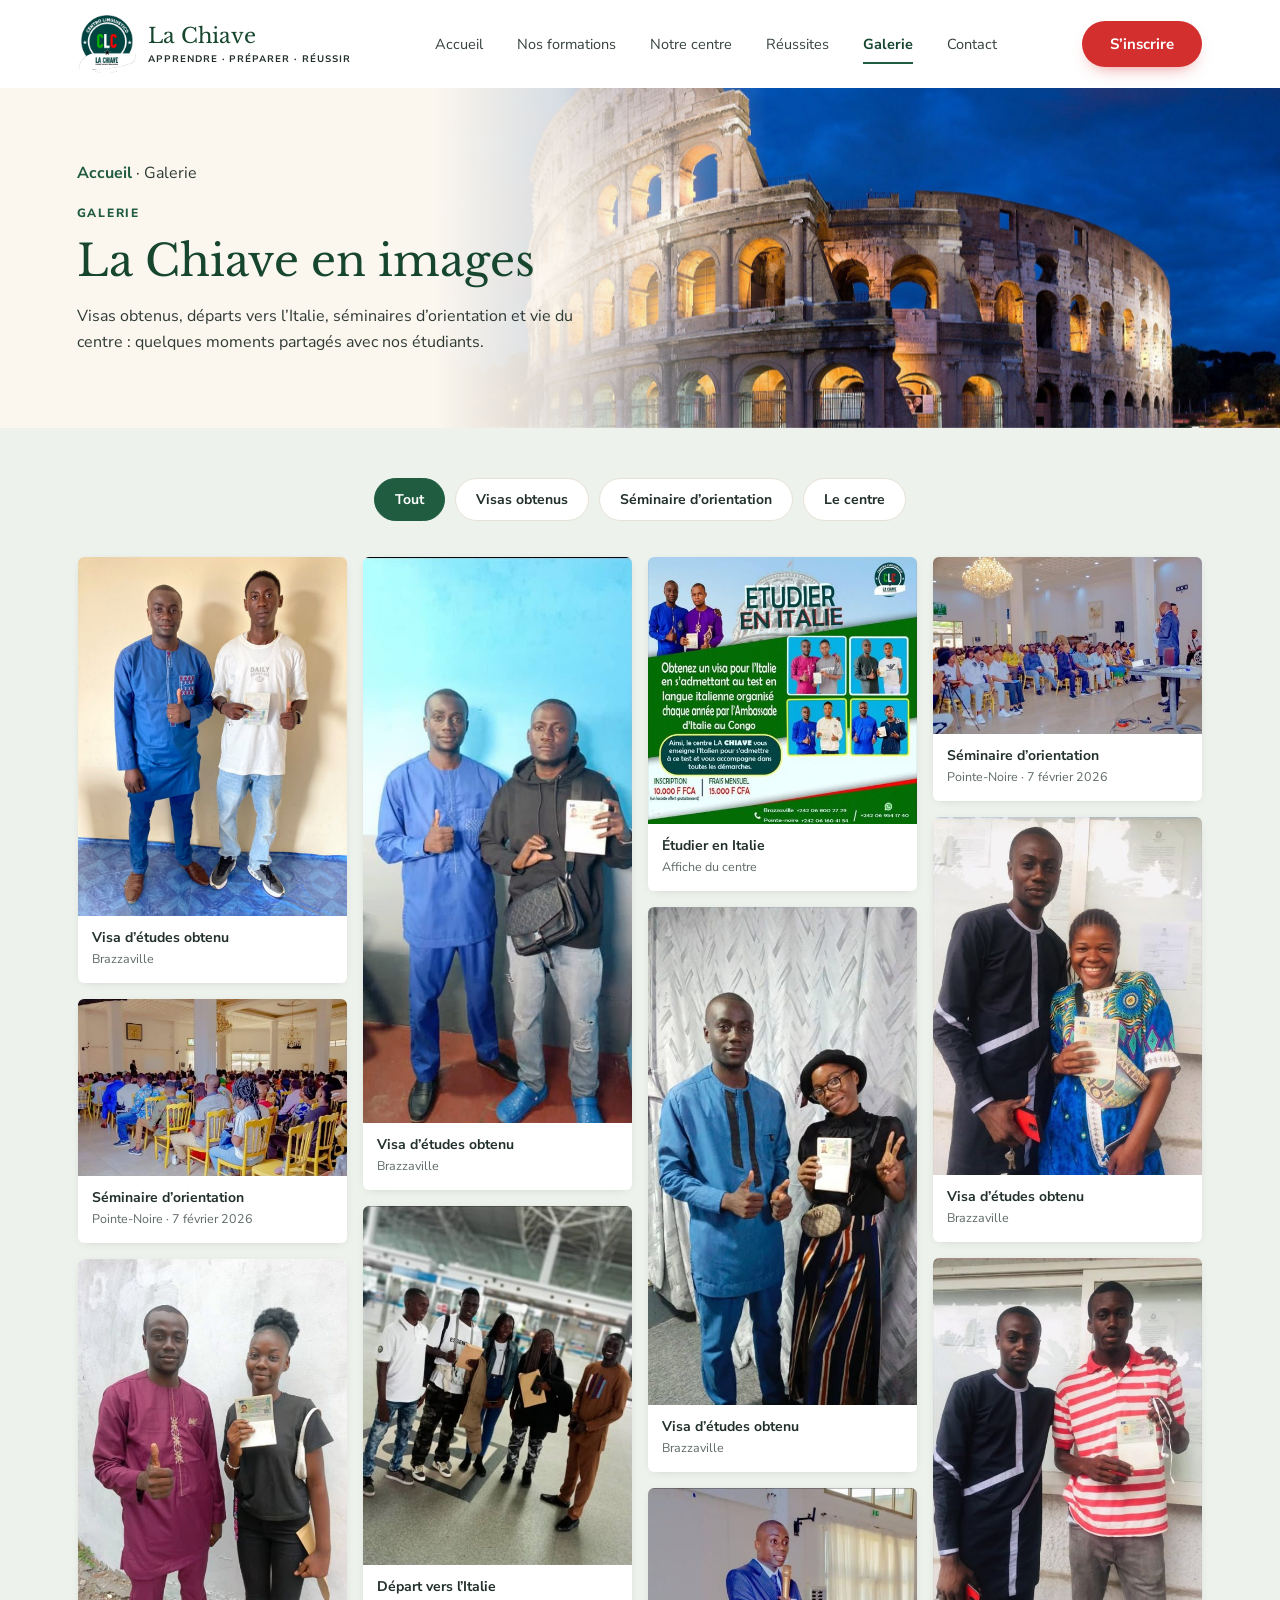
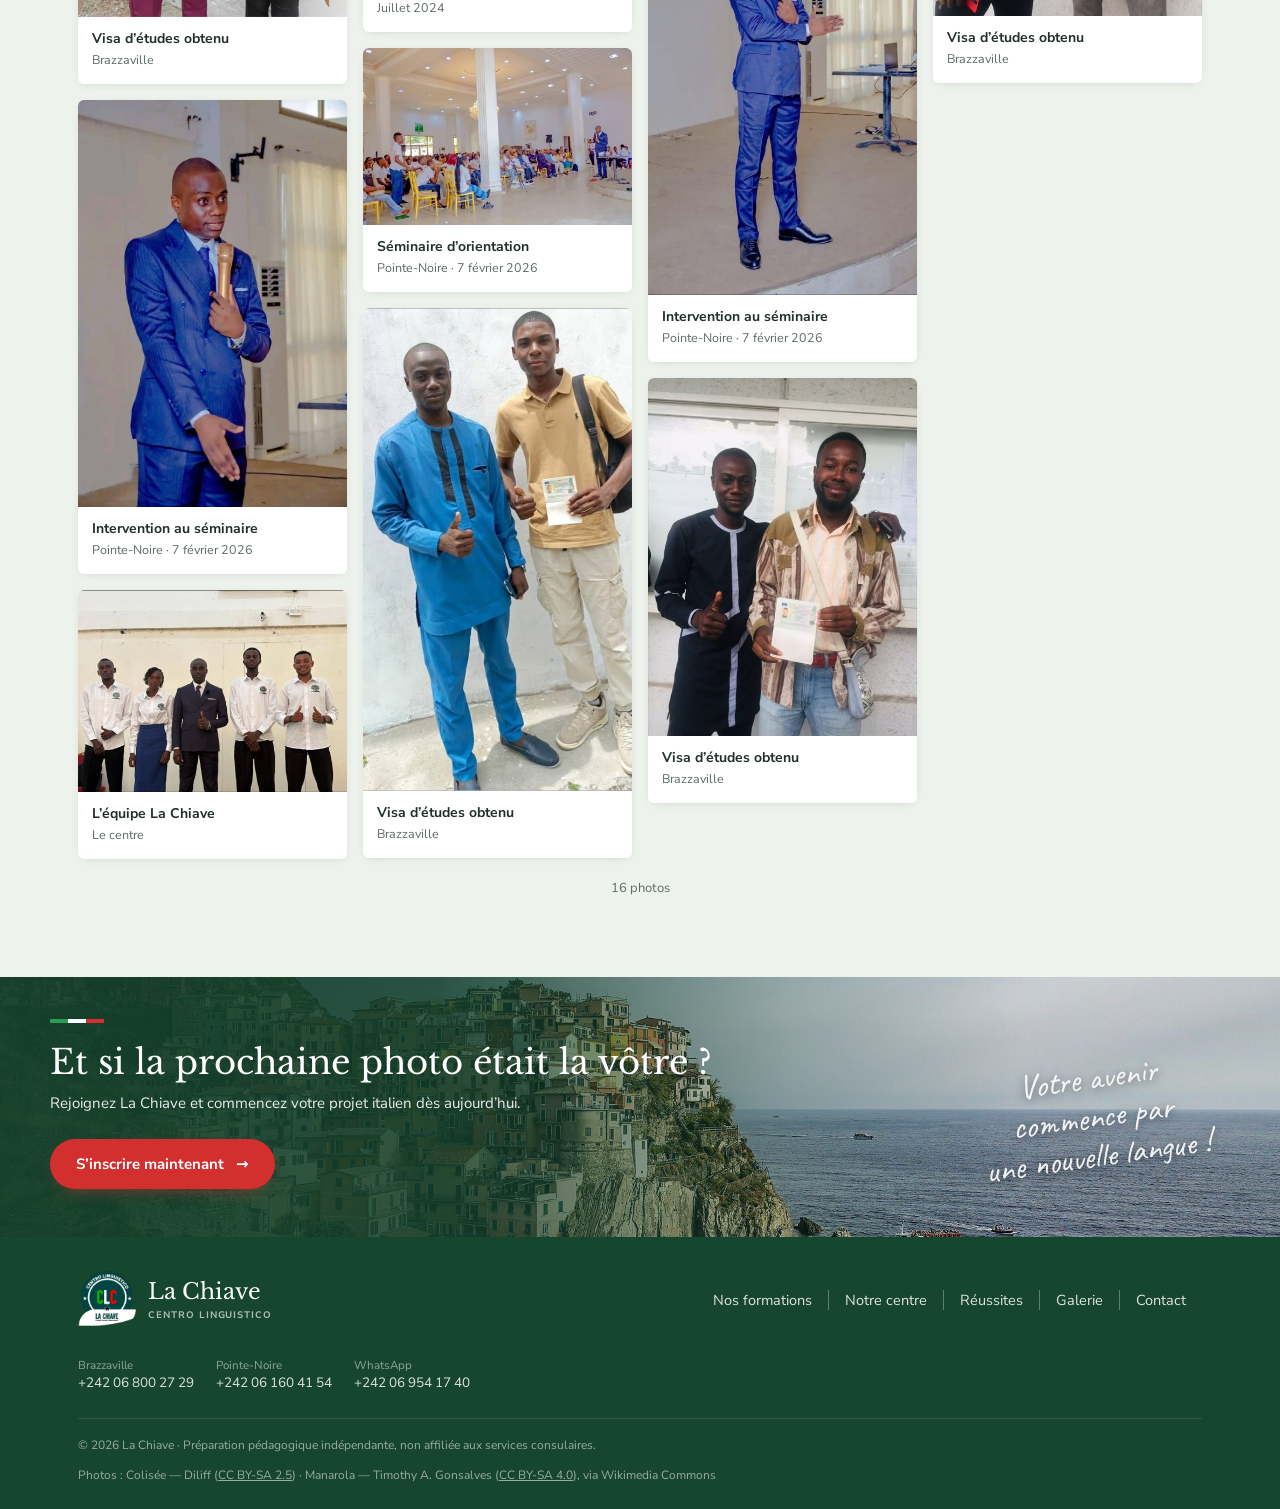
<file: galerie.html>
<!doctype html>
<html lang="fr">
<head>
<meta charset="utf-8" />
<meta name="viewport" content="width=device-width, initial-scale=1" />
<title>Galerie — La Chiave · Centre de langue italienne</title>
<meta name="description" content="Visas obtenus, séminaires d'orientation et vie du centre La Chiave à Brazzaville et Pointe-Noire." />
<link rel="preconnect" href="https://fonts.googleapis.com" />
<link rel="preconnect" href="https://fonts.gstatic.com" crossorigin />
<link href="https://fonts.googleapis.com/css2?family=Caveat:wght@500;600&family=Libre+Baskerville:ital,wght@0,400;0,700;1,400&family=Nunito+Sans:wght@400;600;700;800&display=swap" rel="stylesheet" />
<link rel="icon" type="image/png" href="assets/favicon.png" />
<style>
  :root {
    --cream: #FAF7F1;
    --sage: #EEF2EC;
    --green: #1F5C40;
    --green-d: #17462F;
    --red: #D32F2F;
    --red-d: #B72424;
    --ink: #22302A;
    --muted: #5F6B65;
    --line: #E6E1D7;
    --serif: "Libre Baskerville", Georgia, serif;
    --sans: "Nunito Sans", system-ui, sans-serif;
    --script: Caveat, cursive;
    --max: 1180px;
    --ease: cubic-bezier(.2,.75,.2,1);
    --shadow: 0 10px 30px -16px rgba(34,48,42,.35);
  }
  * { box-sizing: border-box; margin: 0; padding: 0; }
  body { font-family: var(--sans); color: var(--ink); background: #fff; -webkit-font-smoothing: antialiased; overflow-x: hidden; }
  a { color: inherit; text-decoration: none; }
  img { display: block; max-width: 100%; }
  .wrap { max-width: var(--max); margin: 0 auto; padding: 0 28px; }
  section { position: relative; }
  h1, h2 { font-family: var(--serif); color: var(--green-d); font-weight: 400; }
  .kicker { display: block; font-size: 12px; font-weight: 800; letter-spacing: .14em; text-transform: uppercase; color: var(--green); }
  .btn { display: inline-flex; align-items: center; gap: 12px; padding: 15px 26px; border-radius: 999px; background: var(--red); color: #fff; font-weight: 700; font-size: 15px; transition: background .25s, transform .25s var(--ease); box-shadow: 0 8px 18px -10px rgba(211,47,47,.7); }
  .btn:hover { background: var(--red-d); transform: translateY(-2px); }
  .btn .ar { transition: transform .25s var(--ease); }
  .btn:hover .ar { transform: translateX(4px); }

  /* En-tête (identique à l'accueil) */
  header { position: sticky; top: 0; z-index: 40; background: #fff; transition: box-shadow .3s; }
  header.scrolled { box-shadow: 0 4px 20px -12px rgba(34,48,42,.35); }
  .nav { height: 88px; display: flex; align-items: center; justify-content: space-between; gap: 24px; }
  .brand { display: flex; align-items: center; gap: 12px; }
  .brand img { width: 58px; height: 58px; }
  .brand b { display: block; font-family: var(--serif); font-size: 21px; font-weight: 400; color: var(--green-d); }
  .brand small { display: block; margin-top: 3px; font-size: 9.5px; font-weight: 700; letter-spacing: .1em; text-transform: uppercase; color: var(--ink); }
  .menu { display: flex; gap: 34px; font-size: 14.5px; }
  .menu a { position: relative; padding: 10px 0; color: #34413B; }
  .menu a::after { content: ""; position: absolute; left: 0; right: 0; bottom: 0; height: 2px; background: var(--green); transform: scaleX(0); transition: transform .3s var(--ease); }
  .menu a:hover, .menu a.active { color: var(--green-d); font-weight: 700; }
  .menu a:hover::after, .menu a.active::after { transform: scaleX(1); }
  .nav .btn { padding: 13px 28px; }
  .burger { display: none; width: 44px; height: 44px; border: 1px solid var(--line); border-radius: 12px; background: #fff; cursor: pointer; }
  .burger span { display: block; width: 18px; height: 2px; background: var(--green-d); margin: 4px auto; border-radius: 2px; }
  .mobile-menu { display: none; padding: 4px 28px 22px; border-top: 1px solid var(--line); }
  .mobile-menu.open { display: block; }
  .mobile-menu a { display: block; padding: 14px 0; font-weight: 700; border-bottom: 1px solid var(--line); }

  /* Bandeau : vraie photo du Colisée */
  .banner { min-height: 340px; display: flex; align-items: center; overflow: hidden; background: #FBF6EE; }
  .banner-bg { position: absolute; inset: 0 0 0 34%; background: url("assets/italie/colisee.jpg") 60% 55% / cover no-repeat; transform: scale(1.08); animation: zoomout 2.4s var(--ease) forwards; }
  @keyframes zoomout { to { transform: scale(1); } }
  .banner-glow { position: absolute; inset: 0; background: linear-gradient(90deg, #FBF6EE 0%, #FBF6EE 34%, rgba(251,246,238,.85) 44%, rgba(251,246,238,0) 60%); }
  .banner .wrap { max-width: none; width: 100%; padding-left: max(28px, 6vw); }
  .banner-inner { position: relative; max-width: 500px; padding: 56px 0; }
  .banner h1 { font-size: clamp(32px, 3.4vw, 44px); line-height: 1.2; margin: 14px 0 16px; }
  .banner p { font-size: 16px; line-height: 1.65; color: #2F3A35; }
  .crumbs { font-size: 13px; color: var(--muted); margin-bottom: 18px; }
  .crumbs a { color: var(--green); font-weight: 700; }

  /* Galerie */
  .gallery { background: var(--sage); padding: 50px 0 80px; }
  .filters { display: flex; flex-wrap: wrap; gap: 10px; justify-content: center; margin-bottom: 36px; }
  .filters button { font: inherit; font-size: 14px; font-weight: 700; padding: 11px 20px; border-radius: 999px; border: 1px solid var(--line); background: #fff; color: var(--ink); cursor: pointer; transition: background .2s, color .2s, border-color .2s; }
  .filters button:hover { border-color: var(--green); color: var(--green); }
  .filters button[aria-pressed="true"] { background: var(--green); border-color: var(--green); color: #fff; }
  .masonry { columns: 4 240px; column-gap: 16px; }
  .tile { break-inside: avoid; margin-bottom: 16px; background: #fff; border-radius: 6px; overflow: hidden; box-shadow: 0 2px 10px -6px rgba(34,48,42,.35); cursor: zoom-in; opacity: 0; transform: translateY(24px); transition: opacity .7s var(--ease), transform .7s var(--ease), box-shadow .3s; }
  .tile.in { opacity: 1; transform: none; }
  .tile:hover { box-shadow: var(--shadow); }
  .tile:focus-visible { outline: 3px solid var(--red); outline-offset: 2px; }
  .tile[hidden] { display: none; }
  .tile .im { overflow: hidden; }
  .tile img { width: 100%; transition: transform .7s var(--ease); }
  .tile:hover img { transform: scale(1.05); }
  .tile figcaption { padding: 12px 14px 14px; }
  .tile figcaption b { display: block; font-size: 14px; }
  .tile figcaption span { font-size: 12.5px; color: var(--muted); }
  .count { text-align: center; margin-top: 20px; font-size: 13px; color: var(--muted); }

  /* Visionneuse */
  .lightbox { position: fixed; inset: 0; z-index: 90; background: rgba(23,70,47,.95); display: none; place-items: center; padding: 64px 72px; }
  .lightbox.open { display: grid; }
  .lightbox figure { display: grid; gap: 14px; justify-items: center; max-width: 100%; }
  .lightbox img { max-width: 100%; max-height: calc(100vh - 170px); object-fit: contain; border-radius: 6px; animation: pop .35s var(--ease); }
  @keyframes pop { from { opacity: 0; transform: scale(.96); } }
  .lightbox figcaption { color: #fff; font-size: 15px; text-align: center; }
  .lightbox figcaption span { opacity: .7; }
  .lb { position: absolute; width: 46px; height: 46px; border-radius: 50%; border: 0; background: #fff; color: var(--green-d); font-size: 20px; cursor: pointer; box-shadow: var(--shadow); transition: background .2s, color .2s; }
  .lb:hover { background: var(--red); color: #fff; }
  .lb-close { top: 18px; right: 18px; }
  .lb-prev { left: 18px; top: 50%; }
  .lb-next { right: 18px; top: 50%; }

  /* Appel final : vraie photo de Manarola */
  .final { position: relative; overflow: hidden; color: #fff; }
  .final-bg { position: absolute; inset: 0; background: url("assets/italie/manarola.jpg") 40% 55% / cover no-repeat; }
  .final-veil { position: absolute; inset: 0; background: linear-gradient(90deg, rgba(20,64,44,.96) 0%, rgba(20,64,44,.86) 34%, rgba(20,64,44,.25) 62%, rgba(20,64,44,0) 80%); }
  .final-inner { position: relative; padding: 42px 0 48px; }
  .final .bar { display: flex; width: 54px; height: 4px; margin-bottom: 18px; }
  .final .bar i { flex: 1; } .final .bar i:nth-child(1) { background: #2E9B4F; } .final .bar i:nth-child(2) { background: #fff; } .final .bar i:nth-child(3) { background: var(--red); }
  .final h2 { color: #fff; font-size: clamp(26px, 3vw, 34px); }
  .final p { margin: 10px 0 26px; font-size: 15px; color: rgba(255,255,255,.9); }
  .final .script { position: absolute; right: 2%; top: 50%; transform: translateY(-50%) rotate(-8deg); font-family: var(--script); font-size: 34px; line-height: 1.15; text-align: center; text-shadow: 0 2px 10px rgba(0,0,0,.45); }

  /* Pied de page */
  footer { background: var(--green-d); color: rgba(255,255,255,.85); padding: 34px 0 26px; }
  .foot { display: flex; align-items: center; justify-content: space-between; gap: 28px; flex-wrap: wrap; }
  footer .brand b { color: #fff; font-size: 22px; }
  footer .brand small { color: rgba(255,255,255,.65); }
  .foot-nav { display: flex; font-size: 14.5px; }
  .foot-nav a { padding: 0 16px; border-left: 1px solid rgba(255,255,255,.3); }
  .foot-nav a:first-child { border-left: 0; }
  .foot-nav a:hover { color: #fff; }
  .foot-contact { display: flex; gap: 22px; font-size: 13.5px; flex-wrap: wrap; }
  .foot-contact small { display: block; opacity: .6; font-size: 11.5px; }
  .legal { margin-top: 26px; padding-top: 18px; border-top: 1px solid rgba(255,255,255,.14); display: flex; justify-content: space-between; gap: 14px; flex-wrap: wrap; font-size: 12px; opacity: .65; }
  .legal a { text-decoration: underline; }

  .up { opacity: 0; transform: translateY(24px); transition: opacity .8s var(--ease), transform .8s var(--ease); transition-delay: var(--d, 0s); }
  .up.in { opacity: 1; transform: none; }

  @media (max-width: 1040px) {
    .menu, .nav > .btn { display: none; }
    .burger { display: block; }
    .final .script { display: none; }
    .banner { min-height: 0; align-items: flex-start; }
    .banner-bg { inset: auto 0 0 0; height: 220px; background-position: 50% 40%; }
    .banner-glow { background: linear-gradient(180deg, #FBF6EE 0%, #FBF6EE calc(100% - 220px), rgba(251,246,238,0) calc(100% - 140px)); }
    .banner-inner { padding: 40px 0 200px; }
  }
  @media (max-width: 620px) {
    .wrap { padding: 0 18px; }
    .brand img { width: 48px; height: 48px; }
    .brand small { display: none; }
    .masonry { columns: 2 140px; column-gap: 10px; }
    .tile { margin-bottom: 10px; }
    .lightbox { padding: 70px 12px; }
    .lb-prev, .lb-next { top: auto; bottom: 18px; }
    .final-veil { background: linear-gradient(180deg, rgba(20,64,44,.95) 0%, rgba(20,64,44,.8) 60%, rgba(20,64,44,.5) 100%); }
    .foot-nav { flex-wrap: wrap; row-gap: 10px; }
    .foot-nav a { padding: 0 12px 0 0; border-left: 0; }
  }
  @media (prefers-reduced-motion: reduce) {
    *, *::before, *::after { animation: none !important; transition: none !important; }
    .banner-bg { transform: none; }
    .up, .tile { opacity: 1 !important; transform: none !important; }
  }
</style>
</head>
<body>

<header id="hdr">
  <div class="wrap nav">
    <a href="index.html" class="brand">
      <img src="assets/logo.png" alt="Logo Centro Linguistico La Chiave" />
      <span><b>La Chiave</b><small>Apprendre · Préparer · Réussir</small></span>
    </a>
    <nav class="menu">
      <a href="index.html">Accueil</a>
      <a href="index.html#formations">Nos formations</a>
      <a href="index.html#centre">Notre centre</a>
      <a href="index.html#reussites">Réussites</a>
      <a href="galerie.html" class="active" aria-current="page">Galerie</a>
      <a href="#contact">Contact</a>
    </nav>
    <a href="#contact" class="btn">S’inscrire</a>
    <button class="burger" aria-label="Menu" aria-expanded="false"><span></span><span></span><span></span></button>
  </div>
  <div class="mobile-menu" id="mobileMenu">
    <a href="index.html">Accueil</a>
    <a href="index.html#formations">Nos formations</a>
    <a href="index.html#centre">Notre centre</a>
    <a href="index.html#reussites">Réussites</a>
    <a href="#contact">Contact</a>
  </div>
</header>

<main>
  <section class="banner">
    <div class="banner-bg" role="img" aria-label="Le Colisée de Rome à la tombée de la nuit"></div>
    <div class="banner-glow" aria-hidden="true"></div>
    <div class="wrap">
      <div class="banner-inner">
        <p class="crumbs up"><a href="index.html">Accueil</a> · Galerie</p>
        <span class="kicker up">Galerie</span>
        <h1 class="up" style="--d:.1s">La Chiave en images</h1>
        <p class="up" style="--d:.2s">Visas obtenus, départs vers l’Italie, séminaires d’orientation et vie du centre : quelques moments partagés avec nos étudiants.</p>
      </div>
    </div>
  </section>

  <section class="gallery">
    <div class="wrap">
      <div class="filters" role="group" aria-label="Filtrer les photos">
        <button type="button" data-filter="tout" aria-pressed="true">Tout</button>
        <button type="button" data-filter="visas" aria-pressed="false">Visas obtenus</button>
        <button type="button" data-filter="seminaire" aria-pressed="false">Séminaire d’orientation</button>
        <button type="button" data-filter="centre" aria-pressed="false">Le centre</button>
      </div>
      <div class="masonry" id="masonry"></div>
      <p class="count" id="count" aria-live="polite"></p>
    </div>
  </section>

  <section class="final" id="contact">
    <div class="final-bg" role="img" aria-label="Le village de Manarola, Cinque Terre, Italie"></div>
    <div class="final-veil" aria-hidden="true"></div>
    <div class="wrap final-inner">
      <div class="bar" aria-hidden="true"><i></i><i></i><i></i></div>
      <h2 class="up">Et si la prochaine photo était la vôtre ?</h2>
      <p class="up" style="--d:.08s">Rejoignez La Chiave et commencez votre projet italien dès aujourd’hui.</p>
      <a href="https://wa.me/242069541740" target="_blank" rel="noopener" class="btn up" style="--d:.16s">S’inscrire maintenant <span class="ar">→</span></a>
      <p class="script" aria-hidden="true">Votre avenir<br />commence par<br />une nouvelle langue !</p>
    </div>
  </section>
</main>

<footer>
  <div class="wrap">
    <div class="foot">
      <a href="index.html" class="brand"><img src="assets/logo.png" alt="" /><span><b>La Chiave</b><small>Centro Linguistico</small></span></a>
      <nav class="foot-nav"><a href="index.html#formations">Nos formations</a><a href="index.html#centre">Notre centre</a><a href="index.html#reussites">Réussites</a><a href="galerie.html">Galerie</a><a href="#contact">Contact</a></nav>
      <div class="foot-contact">
        <div><small>Brazzaville</small><a href="tel:+242068002729">+242 06 800 27 29</a></div>
        <div><small>Pointe-Noire</small><a href="tel:+242061604154">+242 06 160 41 54</a></div>
        <div><small>WhatsApp</small><a href="https://wa.me/242069541740" target="_blank" rel="noopener">+242 06 954 17 40</a></div>
      </div>
    </div>
    <div class="legal">
      <span>© 2026 La Chiave · Préparation pédagogique indépendante, non affiliée aux services consulaires.</span>
      <span>Photos : Colisée — Diliff (<a href="https://creativecommons.org/licenses/by-sa/2.5/deed.fr" target="_blank" rel="noopener">CC BY-SA 2.5</a>) · Manarola — Timothy A. Gonsalves (<a href="https://creativecommons.org/licenses/by-sa/4.0/deed.fr" target="_blank" rel="noopener">CC BY-SA 4.0</a>), via Wikimedia Commons</span>
    </div>
  </div>
</footer>

<div class="lightbox" id="lightbox" role="dialog" aria-modal="true" aria-label="Photo agrandie">
  <button class="lb lb-close" aria-label="Fermer">✕</button>
  <button class="lb lb-prev" aria-label="Photo précédente">←</button>
  <figure><img alt="" /><figcaption></figcaption></figure>
  <button class="lb lb-next" aria-label="Photo suivante">→</button>
</div>

<script>
  const reduced = matchMedia('(prefers-reduced-motion: reduce)').matches;

  // Photos du centre : [fichier, légende, détail, catégorie].
  const SEMINAIRE = 'Pointe-Noire · 7 février 2026';
  const PHOTOS = [
    ['visa-01.jpg', 'Visa d’études obtenu', 'Brazzaville', 'visas'],
    ['seminaire-01.jpg', 'Séminaire d’orientation', SEMINAIRE, 'seminaire'],
    ['visa-04.jpg', 'Visa d’études obtenu', 'Brazzaville', 'visas'],
    ['directeur-conference.jpg', 'Intervention au séminaire', SEMINAIRE, 'seminaire'],
    ['equipe.jpg', 'L’équipe La Chiave', 'Le centre', 'centre'],
    ['visa-02.jpg', 'Visa d’études obtenu', 'Brazzaville', 'visas'],
    ['depart-aeroport.jpg', 'Départ vers l’Italie', 'Juillet 2024', 'visas'],
    ['seminaire-02.jpg', 'Séminaire d’orientation', SEMINAIRE, 'seminaire'],
    ['visa-03.jpg', 'Visa d’études obtenu', 'Brazzaville', 'visas'],
    ['affiche-etudier-en-italie.jpg', 'Étudier en Italie', 'Affiche du centre', 'centre'],
    ['visa-05.jpg', 'Visa d’études obtenu', 'Brazzaville', 'visas'],
    ['directeur-scene.jpg', 'Intervention au séminaire', SEMINAIRE, 'seminaire'],
    ['visa-06.jpg', 'Visa d’études obtenu', 'Brazzaville', 'visas'],
    ['seminaire-03.jpg', 'Séminaire d’orientation', SEMINAIRE, 'seminaire'],
    ['visa-07.jpg', 'Visa d’études obtenu', 'Brazzaville', 'visas'],
    ['visa-08.jpg', 'Visa d’études obtenu', 'Brazzaville', 'visas'],
  ];
  const masonry = document.getElementById('masonry'), count = document.getElementById('count');
  masonry.innerHTML = PHOTOS.map(([f, c, d, cat], i) =>
    `<figure class="tile" data-cat="${cat}" data-i="${i}" tabindex="0" role="button" aria-label="Agrandir : ${c}">
       <div class="im"><img src="assets/galerie/${f}" alt="${c} — ${d}" loading="lazy" /></div>
       <figcaption><b>${c}</b><span>${d}</span></figcaption>
     </figure>`).join('');
  const tiles = [...masonry.children];
  const visible = () => tiles.filter(t => !t.hidden);
  const updateCount = () => { const n = visible().length; count.textContent = `${n} photo${n > 1 ? 's' : ''}`; };
  updateCount();

  // Filtres par catégorie.
  document.querySelectorAll('.filters button').forEach(btn => btn.onclick = () => {
    document.querySelectorAll('.filters button').forEach(b => b.setAttribute('aria-pressed', b === btn));
    const f = btn.dataset.filter;
    tiles.forEach(t => {
      t.hidden = f !== 'tout' && t.dataset.cat !== f;
      if (!t.hidden && !reduced) { t.classList.remove('in'); requestAnimationFrame(() => requestAnimationFrame(() => t.classList.add('in'))); }
    });
    updateCount();
  });

  // Visionneuse : clic ou Entrée sur une photo, flèches du clavier, Échap pour fermer.
  const lb = document.getElementById('lightbox'), lbImg = lb.querySelector('img'), lbCap = lb.querySelector('figcaption');
  let cur = 0;
  function show(i) {
    cur = i;
    const [f, c, d] = PHOTOS[i];
    lbImg.src = `assets/galerie/${f}`; lbImg.alt = `${c} — ${d}`;
    lbCap.innerHTML = `${c} <span>· ${d}</span>`;
    lbImg.style.animation = 'none'; lbImg.offsetWidth; lbImg.style.animation = '';
  }
  function step(d) {
    const v = visible(), k = v.findIndex(t => +t.dataset.i === cur);
    show(+v[(k + d + v.length) % v.length].dataset.i);
  }
  function open(i) { show(i); lb.classList.add('open'); document.body.style.overflow = 'hidden'; lb.querySelector('.lb-close').focus(); }
  function close() { lb.classList.remove('open'); document.body.style.overflow = ''; tiles[cur].focus(); }
  tiles.forEach(t => {
    t.onclick = () => open(+t.dataset.i);
    t.onkeydown = e => { if (e.key === 'Enter' || e.key === ' ') { e.preventDefault(); open(+t.dataset.i); } };
  });
  lb.querySelector('.lb-close').onclick = close;
  lb.querySelector('.lb-prev').onclick = () => step(-1);
  lb.querySelector('.lb-next').onclick = () => step(1);
  lb.onclick = e => { if (e.target === lb) close(); };
  addEventListener('keydown', e => {
    if (!lb.classList.contains('open')) return;
    if (e.key === 'Escape') close();
    if (e.key === 'ArrowLeft') step(-1);
    if (e.key === 'ArrowRight') step(1);
  });

  // Apparitions au défilement.
  const io = new IntersectionObserver(entries => entries.forEach(e => {
    if (!e.isIntersecting) return;
    e.target.classList.add('in');
    io.unobserve(e.target);
  }), { threshold: .1 });
  document.querySelectorAll('.up, .tile').forEach(el => io.observe(el));
  if (reduced) document.querySelectorAll('.up, .tile').forEach(el => el.classList.add('in'));

  // En-tête et menu mobile.
  const hdr = document.getElementById('hdr');
  addEventListener('scroll', () => hdr.classList.toggle('scrolled', scrollY > 8), { passive: true });
  const burger = document.querySelector('.burger'), mm = document.getElementById('mobileMenu');
  burger.onclick = () => { const o = mm.classList.toggle('open'); burger.setAttribute('aria-expanded', o); };
  mm.querySelectorAll('a').forEach(a => a.onclick = () => { mm.classList.remove('open'); burger.setAttribute('aria-expanded', false); });
</script>
</body>
</html>
</file>
